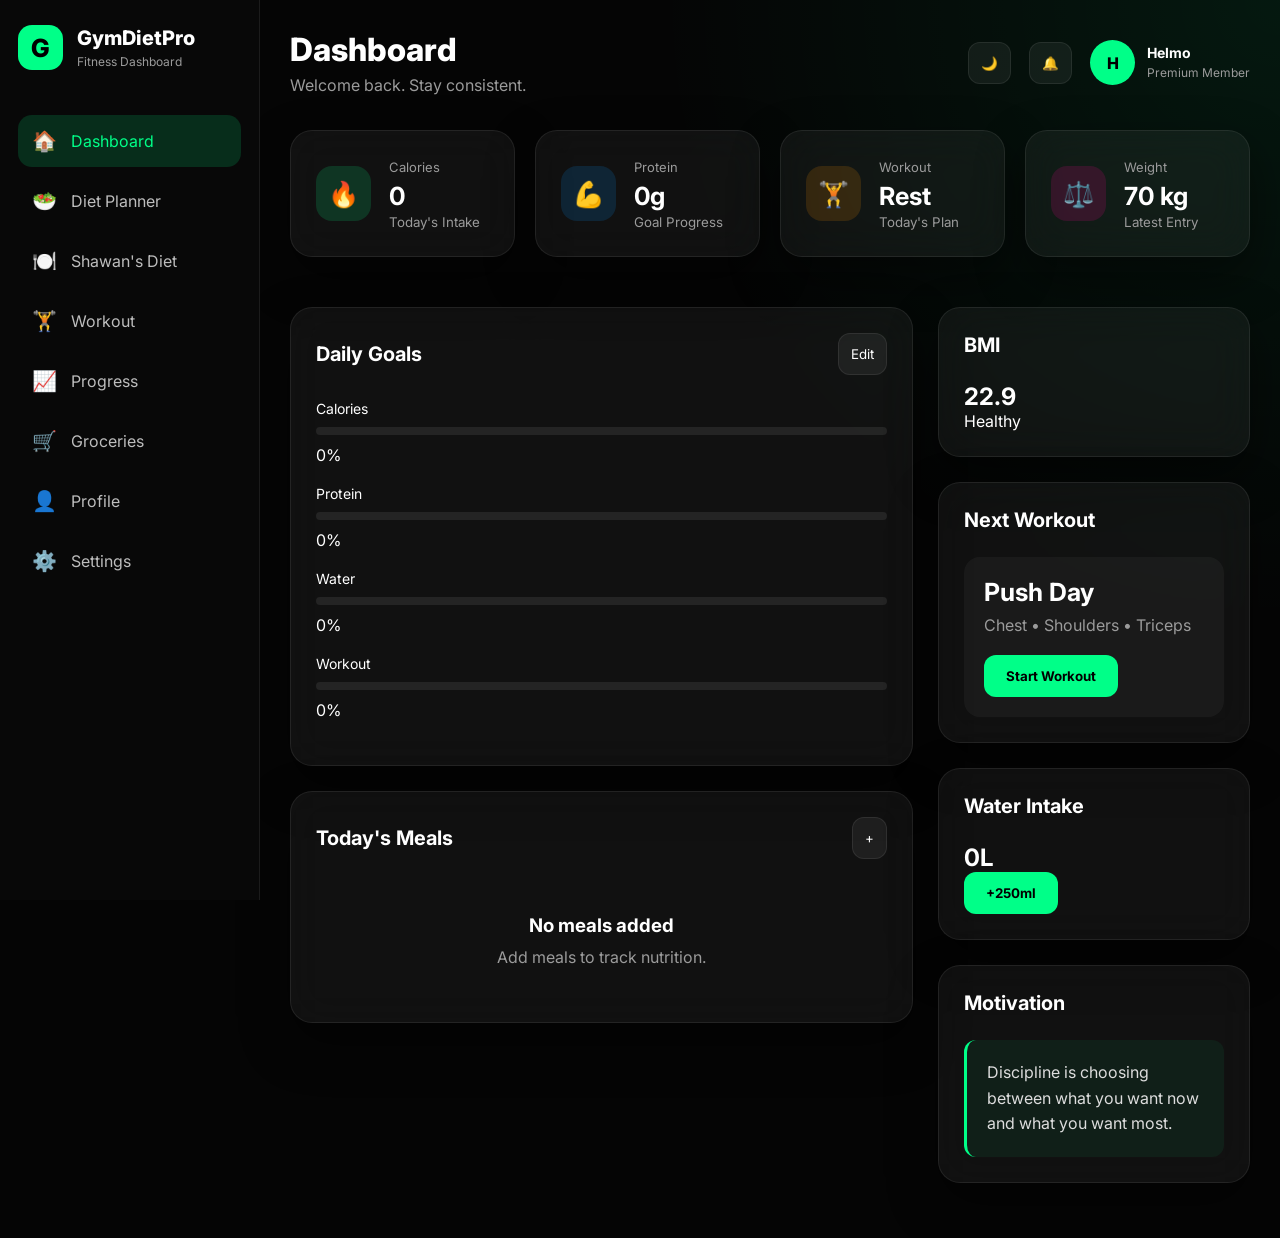
<file: index.html>
<!DOCTYPE html>
<html lang="en">
<head>
    <meta charset="UTF-8" />
    <meta name="viewport" content="width=device-width, initial-scale=1.0" />
    <title>GymDietPro | Dashboard</title>

    <link rel="preconnect" href="https://fonts.googleapis.com">
    <link rel="preconnect" href="https://fonts.gstatic.com" crossorigin>
    <link href="https://fonts.googleapis.com/css2?family=Inter:wght@300;400;500;600;700;800&display=swap" rel="stylesheet">

<link rel="stylesheet" href="./css/style.css">
</head>

<body>
<div id="sidebarOverlay"></div>
<div class="app">

    <!-- ================= SIDEBAR ================= -->

    <aside class="sidebar">

        <div class="logo">
            <div class="logo-icon">G</div>
            <div class="logo-text">
                <h2>GymDietPro</h2>
                <span>Fitness Dashboard</span>
            </div>
        </div>

        <nav class="nav-menu">

            <a href="index.html" class="nav-item active">
                <span class="icon">🏠</span>
                <span>Dashboard</span>
            </a>

            <a href="diet.html" class="nav-item">
                <span class="icon">🥗</span>
                <span>Diet Planner</span>
            </a>
<a href="shawan-diet.html" class="nav-item">
    <span class="icon">🍽️</span>
    <span>Shawan's Diet</span>
</a>

            <a href="workout.html" class="nav-item">
                <span class="icon">🏋️</span>
                <span>Workout</span>
            </a>

            <a href="progress.html" class="nav-item">
                <span class="icon">📈</span>
                <span>Progress</span>
            </a>

            <a href="grocery.html" class="nav-item">
                <span class="icon">🛒</span>
                <span>Groceries</span>
            </a>

            <a href="profile.html" class="nav-item">
                <span class="icon">👤</span>
                <span>Profile</span>
            </a>

            <a href="settings.html" class="nav-item">
                <span class="icon">⚙️</span>
                <span>Settings</span>
            </a>

        </nav>

    </aside>

    <!-- ================= MAIN ================= -->

    <main class="main-content">

        <!-- TOP BAR -->

        <header class="topbar">
<button id="menuToggle" class="mobile-menu-btn">☰</button>
            <div class="topbar-left">
                <h1>Dashboard</h1>
                <p>Welcome back. Stay consistent.</p>
            </div>

            <div class="topbar-right">

                <button class="glass-btn" id="themeBtn">
                    🌙
                </button>

                <button class="glass-btn">
                    🔔
                </button>

                <div class="profile-mini">
                    <div class="avatar">
                        H
                    </div>

                    <div>
                        <h4>Helmo</h4>
                        <span>Premium Member</span>
                    </div>
                </div>

            </div>

        </header>

        <!-- QUICK STATS -->

        <section class="stats-grid">

            <div class="glass-card stat-card">

                <div class="stat-icon emerald">
                    🔥
                </div>

                <div class="stat-content">

                    <span>Calories</span>

                    <h2 id="todayCalories">
                        0
                    </h2>

                    <small>Today's Intake</small>

                </div>

            </div>

            <div class="glass-card stat-card">

                <div class="stat-icon blue">
                    💪
                </div>

                <div class="stat-content">

                    <span>Protein</span>

                    <h2 id="todayProtein">
                        0g
                    </h2>

                    <small>Goal Progress</small>

                </div>

            </div>

            <div class="glass-card stat-card">

                <div class="stat-icon orange">
                    🏋️
                </div>

                <div class="stat-content">

                    <span>Workout</span>

                    <h2 id="workoutStatus">
                        Rest
                    </h2>

                    <small>Today's Plan</small>

                </div>

            </div>

            <div class="glass-card stat-card">

                <div class="stat-icon pink">
                    ⚖️
                </div>

                <div class="stat-content">

                    <span>Weight</span>

                    <h2 id="currentWeight">
                        -- kg
                    </h2>

                    <small>Latest Entry</small>

                </div>

            </div>

        </section>

        <!-- DASHBOARD GRID -->

        <section class="dashboard-grid">

            <!-- LEFT COLUMN -->

            <div class="left-column">

                <!-- DAILY GOALS -->

                <div class="glass-card">

                    <div class="card-header">

                        <h2>Daily Goals</h2>

                        <button class="glass-btn small-btn">
                            Edit
                        </button>

                    </div>

                    <div class="goal-item">

                        <div class="goal-info">
                            Calories
                        </div>

                        <div class="progress-bar">

                            <div class="progress-fill"
                                 id="calorieProgress"
                                 style="width:0%;">

                            </div>

                        </div>

                        <span id="caloriePercent">
                            0%
                        </span>

                    </div>

                    <div class="goal-item">

                        <div class="goal-info">
                            Protein
                        </div>

                        <div class="progress-bar">

                            <div class="progress-fill"
                                 id="proteinProgress"
                                 style="width:0%;">

                            </div>

                        </div>

                        <span id="proteinPercent">
                            0%
                        </span>

                    </div>

                    <div class="goal-item">

                        <div class="goal-info">
                            Water
                        </div>

                        <div class="progress-bar">

                            <div class="progress-fill"
                                 id="waterProgress"
                                 style="width:0%;">

                            </div>

                        </div>

                        <span id="waterPercent">
                            0%
                        </span>

                    </div>

                    <div class="goal-item">

                        <div class="goal-info">
                            Workout
                        </div>

                        <div class="progress-bar">

                            <div class="progress-fill"
                                 id="workoutProgress"
                                 style="width:0%;">

                            </div>

                        </div>

                        <span id="workoutPercent">
                            0%
                        </span>

                    </div>

                </div>

                <!-- TODAY MEALS -->

                <div class="glass-card">

                    <div class="card-header">

                        <h2>Today's Meals</h2>

                        <button class="glass-btn small-btn"
                                id="addMealBtn">
                            +
                        </button>

                    </div>

                    <div id="mealList">

                        <div class="empty-state">

                            <h3>No meals added</h3>

                            <p>Add your first meal from Diet Planner.</p>

                        </div>

                    </div>

                </div>

            </div>

            <!-- RIGHT COLUMN -->

            <div class="right-column">

                <!-- BMI -->

                <div class="glass-card">

                    <div class="card-header">

                        <h2>BMI</h2>

                    </div>

                    <div class="bmi-box">

                        <h1 id="bmiValue">
                            --
                        </h1>

                        <span id="bmiStatus">
                            Unknown
                        </span>

                    </div>

                </div>

                <!-- NEXT WORKOUT -->

                <div class="glass-card">

                    <div class="card-header">

                        <h2>Next Workout</h2>

                    </div>

                    <div class="workout-preview">

                        <h3 id="nextWorkout">
                            Push Day
                        </h3>

                        <p>
                            Chest • Shoulders • Triceps
                        </p>

                        <button class="primary-btn">
                            Start Workout
                        </button>

                    </div>

                </div>

                <!-- WATER -->

                <div class="glass-card">

                    <div class="card-header">

                        <h2>Water Intake</h2>

                    </div>

                    <div class="water-box">

                        <h2 id="waterValue">
                            0L
                        </h2>

                        <button class="primary-btn"
                                id="drinkWater">
                            +250ml
                        </button>

                    </div>

                </div>

                <!-- MOTIVATION -->

                <div class="glass-card">

                    <div class="card-header">

                        <h2>Motivation</h2>

                    </div>

                    <blockquote id="quoteBox">

                        Discipline is choosing between what you want now
                        and what you want most.

                    </blockquote>

                </div>

            </div>

        </section>

    </main>

</div>

<script src="js/app.js"></script>

</body>
</html>
</file>
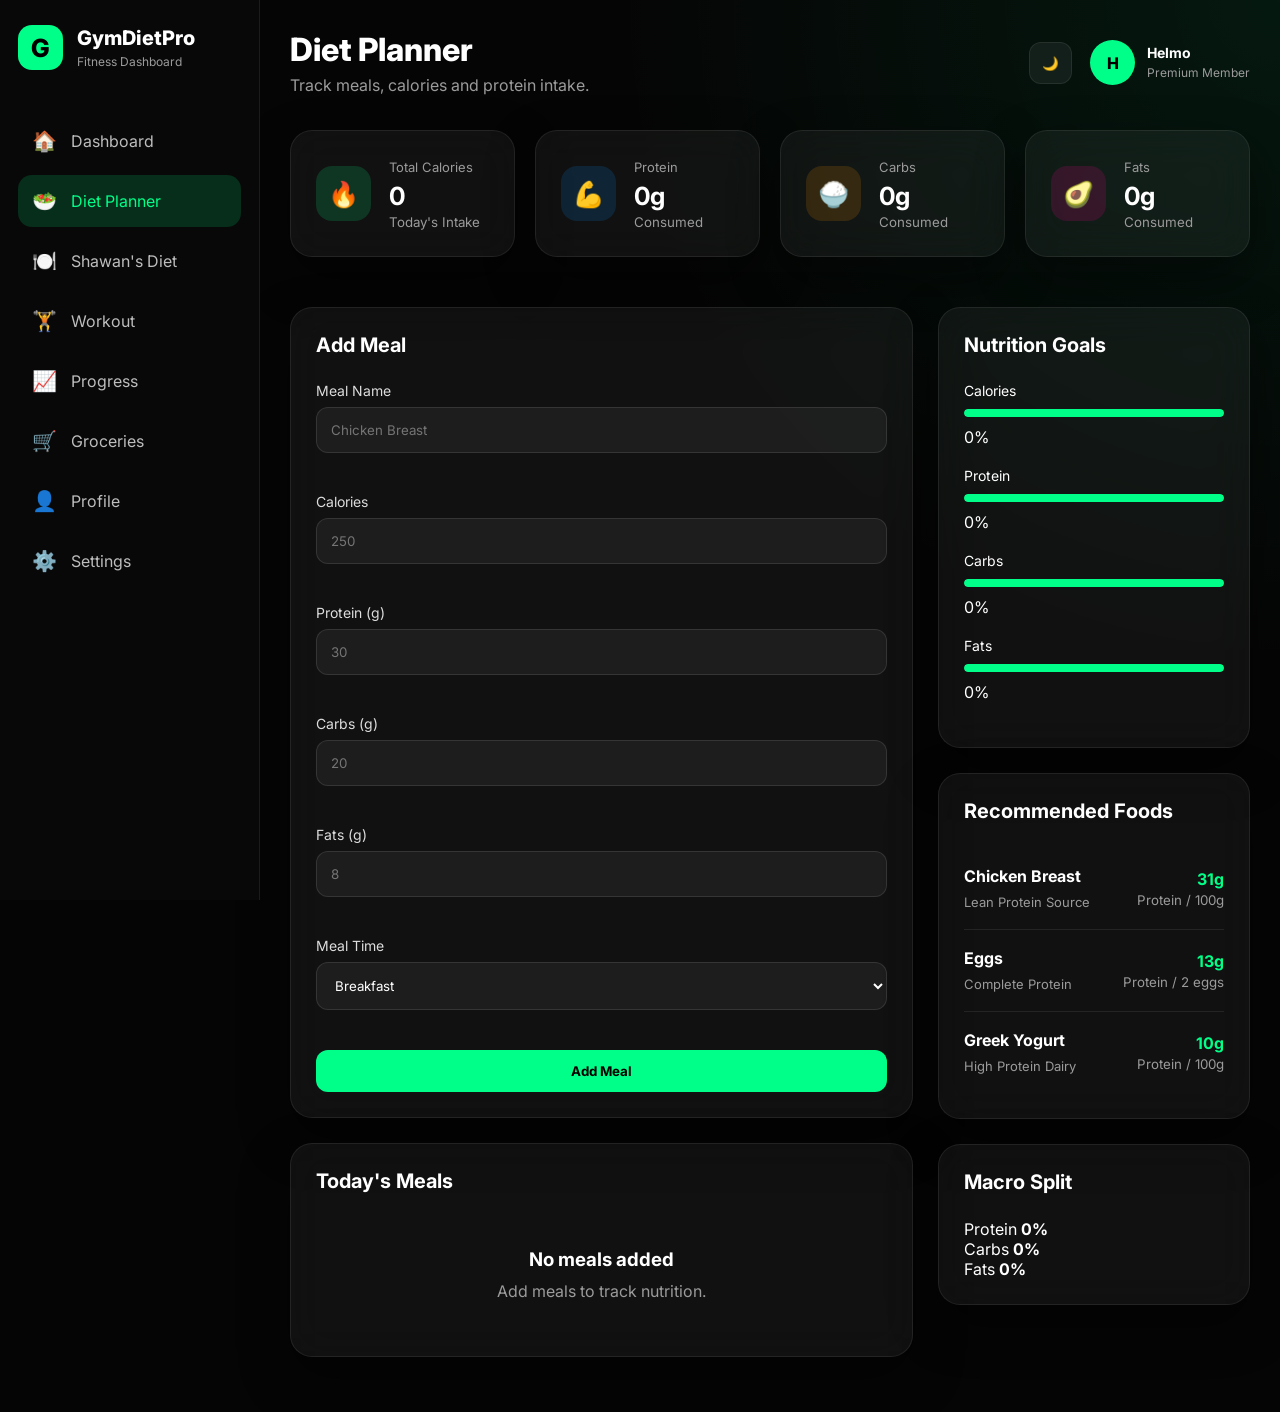
<file: diet.html>
<!DOCTYPE html>
<html lang="en">

<head>

    <meta charset="UTF-8">

    <meta name="viewport" content="width=device-width, initial-scale=1.0">

    <title>GymDietPro | Diet Planner</title>

    <link rel="preconnect" href="https://fonts.googleapis.com">

    <link rel="preconnect" href="https://fonts.gstatic.com" crossorigin>

    <link href="https://fonts.googleapis.com/css2?family=Inter:wght@300;400;500;600;700;800&display=swap" rel="stylesheet">

    <link rel="stylesheet" href="css/style.css">

</head>

<body>
<div id="sidebarOverlay"></div>
<div class="app">

    <!-- ================= SIDEBAR ================= -->

    <aside class="sidebar">

        <div class="logo">

            <div class="logo-icon">
                G
            </div>

            <div class="logo-text">

                <h2>GymDietPro</h2>

                <span>Fitness Dashboard</span>

            </div>

        </div>

        <nav class="nav-menu">

            <a href="index.html" class="nav-item">
                <span class="icon">🏠</span>
                <span>Dashboard</span>
            </a>

            <a href="diet.html" class="nav-item active">
                <span class="icon">🥗</span>
                <span>Diet Planner</span>
            </a>
<a href="shawan-diet.html" class="nav-item">
    <span class="icon">🍽️</span>
    <span>Shawan's Diet</span>
</a>

            <a href="workout.html" class="nav-item">
                <span class="icon">🏋️</span>
                <span>Workout</span>
            </a>

            <a href="progress.html" class="nav-item">
                <span class="icon">📈</span>
                <span>Progress</span>
            </a>

            <a href="grocery.html" class="nav-item">
                <span class="icon">🛒</span>
                <span>Groceries</span>
            </a>

            <a href="profile.html" class="nav-item">
                <span class="icon">👤</span>
                <span>Profile</span>
            </a>

            <a href="settings.html" class="nav-item">
                <span class="icon">⚙️</span>
                <span>Settings</span>
            </a>

        </nav>

    </aside>

    <!-- ================= MAIN ================= -->

    <main class="main-content">

        <header class="topbar">
<button id="menuToggle" class="mobile-menu-btn">☰</button>
            <div class="topbar-left">

                <h1>Diet Planner</h1>

                <p>Track meals, calories and protein intake.</p>

            </div>

            <div class="topbar-right">

                <button class="glass-btn" id="themeBtn">
                    🌙
                </button>

                <div class="profile-mini">

                    <div class="avatar">
                        H
                    </div>

                    <div>

                        <h4>Helmo</h4>

                        <span>Premium Member</span>

                    </div>

                </div>

            </div>

        </header>

        <!-- ================= DAILY SUMMARY ================= -->

        <section class="stats-grid">

            <div class="glass-card stat-card">

                <div class="stat-icon emerald">
                    🔥
                </div>

                <div class="stat-content">

                    <span>Total Calories</span>

                    <h2 id="dietCalories">
                        0
                    </h2>

                    <small>Today's Intake</small>

                </div>

            </div>

            <div class="glass-card stat-card">

                <div class="stat-icon blue">
                    💪
                </div>

                <div class="stat-content">

                    <span>Protein</span>

                    <h2 id="dietProtein">
                        0g
                    </h2>

                    <small>Consumed</small>

                </div>

            </div>

            <div class="glass-card stat-card">

                <div class="stat-icon orange">
                    🍚
                </div>

                <div class="stat-content">

                    <span>Carbs</span>

                    <h2 id="dietCarbs">
                        0g
                    </h2>

                    <small>Consumed</small>

                </div>

            </div>

            <div class="glass-card stat-card">

                <div class="stat-icon pink">
                    🥑
                </div>

                <div class="stat-content">

                    <span>Fats</span>

                    <h2 id="dietFats">
                        0g
                    </h2>

                    <small>Consumed</small>

                </div>

            </div>

        </section>

        <!-- ================= CONTENT ================= -->

        <section class="dashboard-grid">

            <div class="left-column">

                <div class="glass-card">

                    <div class="card-header">

                        <h2>Add Meal</h2>

                    </div>

                    <form id="mealForm">

                        <label>Meal Name</label>

                        <input
                            type="text"
                            id="mealName"
                            placeholder="Chicken Breast"
                            required
                        >

                        <br><br>

                        <label>Calories</label>

                        <input
                            type="number"
                            id="mealCalories"
                            placeholder="250"
                            required
                        >

                        <br><br>

                        <label>Protein (g)</label>

                        <input
                            type="number"
                            id="mealProtein"
                            placeholder="30"
                            required
                        >

                        <br><br>

                        <label>Carbs (g)</label>

                        <input
                            type="number"
                            id="mealCarbs"
                            placeholder="20"
                        >

                        <br><br>

                        <label>Fats (g)</label>

                        <input
                            type="number"
                            id="mealFats"
                            placeholder="8"
                        >
                        <br><br>

                        <label>Meal Time</label>

                        <select id="mealTime">

                            <option value="Breakfast">
                                Breakfast
                            </option>

                            <option value="Lunch">
                                Lunch
                            </option>

                            <option value="Dinner">
                                Dinner
                            </option>

                            <option value="Snack">
                                Snack
                            </option>

                        </select>

                        <br><br>

                        <button
                            type="submit"
                            class="primary-btn">
                            Add Meal
                        </button>

                    </form>

                </div>


                <!-- ================= MEAL HISTORY ================= -->

                <div class="glass-card">

                    <div class="card-header">

                        <h2>Today's Meals</h2>

                    </div>


                    <div id="dietMealList">


                        <div class="empty-state">

                            <h3>No meals yet</h3>

                            <p>
                                Your added meals will appear here.
                            </p>

                        </div>


                    </div>


                </div>


            </div>



            <!-- ================= RIGHT COLUMN ================= -->


            <div class="right-column">


                <div class="glass-card">


                    <div class="card-header">

                        <h2>Nutrition Goals</h2>

                    </div>



                    <div class="goal-item">


                        <div class="goal-info">
                            Calories
                        </div>


                        <div class="progress-bar">


                            <div
                                class="progress-fill"
                                id="dietCaloriesBar">
                            </div>


                        </div>


                        <span id="dietCaloriesPercent">
                            0%
                        </span>


                    </div>




                    <div class="goal-item">


                        <div class="goal-info">
                            Protein
                        </div>


                        <div class="progress-bar">


                            <div
                                class="progress-fill"
                                id="dietProteinBar">
                            </div>


                        </div>


                        <span id="dietProteinPercent">
                            0%
                        </span>


                    </div>




                    <div class="goal-item">


                        <div class="goal-info">
                            Carbs
                        </div>


                        <div class="progress-bar">


                            <div
                                class="progress-fill"
                                id="dietCarbsBar">
                            </div>


                        </div>


                        <span id="dietCarbsPercent">
                            0%
                        </span>


                    </div>




                    <div class="goal-item">


                        <div class="goal-info">
                            Fats
                        </div>


                        <div class="progress-bar">


                            <div
                                class="progress-fill"
                                id="dietFatsBar">
                            </div>


                        </div>


                        <span id="dietFatsPercent">
                            0%
                        </span>


                    </div>



                </div>





                <!-- ================= FOOD SUGGESTIONS ================= -->



                <div class="glass-card">


                    <div class="card-header">

                        <h2>Recommended Foods</h2>

                    </div>



                    <div class="food-list">


                        <div class="meal-item">


                            <div class="meal-left">

                                <h4>
                                    Chicken Breast
                                </h4>

                                <span>
                                    Lean Protein Source
                                </span>

                            </div>


                            <div class="meal-right">

                                <strong>
                                    31g
                                </strong>

                                <small>
                                    Protein / 100g
                                </small>

                            </div>


                        </div>





                        <div class="meal-item">


                            <div class="meal-left">

                                <h4>
                                    Eggs
                                </h4>

                                <span>
                                    Complete Protein
                                </span>

                            </div>


                            <div class="meal-right">

                                <strong>
                                    13g
                                </strong>

                                <small>
                                    Protein / 2 eggs
                                </small>

                            </div>


                        </div>





                        <div class="meal-item">


                            <div class="meal-left">

                                <h4>
                                    Greek Yogurt
                                </h4>

                                <span>
                                    High Protein Dairy
                                </span>

                            </div>


                            <div class="meal-right">

                                <strong>
                                    10g
                                </strong>

                                <small>
                                    Protein / 100g
                                </small>

                            </div>


                        </div>



                    </div>


                </div>





                <!-- ================= MACROS ================= -->



                <div class="glass-card">


                    <div class="card-header">

                        <h2>Macro Split</h2>

                    </div>


                    <div class="macro-box">


                        <div class="macro-item">

                            <span>
                                Protein
                            </span>

                            <strong id="macroProtein">
                                0%
                            </strong>

                        </div>



                        <div class="macro-item">

                            <span>
                                Carbs
                            </span>

                            <strong id="macroCarbs">
                                0%
                            </strong>

                        </div>




                        <div class="macro-item">

                            <span>
                                Fats
                            </span>

                            <strong id="macroFats">
                                0%
                            </strong>

                        </div>


                    </div>


                </div>



            </div>



        </section>



    </main>



</div>



<script src="js/app.js"></script>


</body>

</html>
</file>
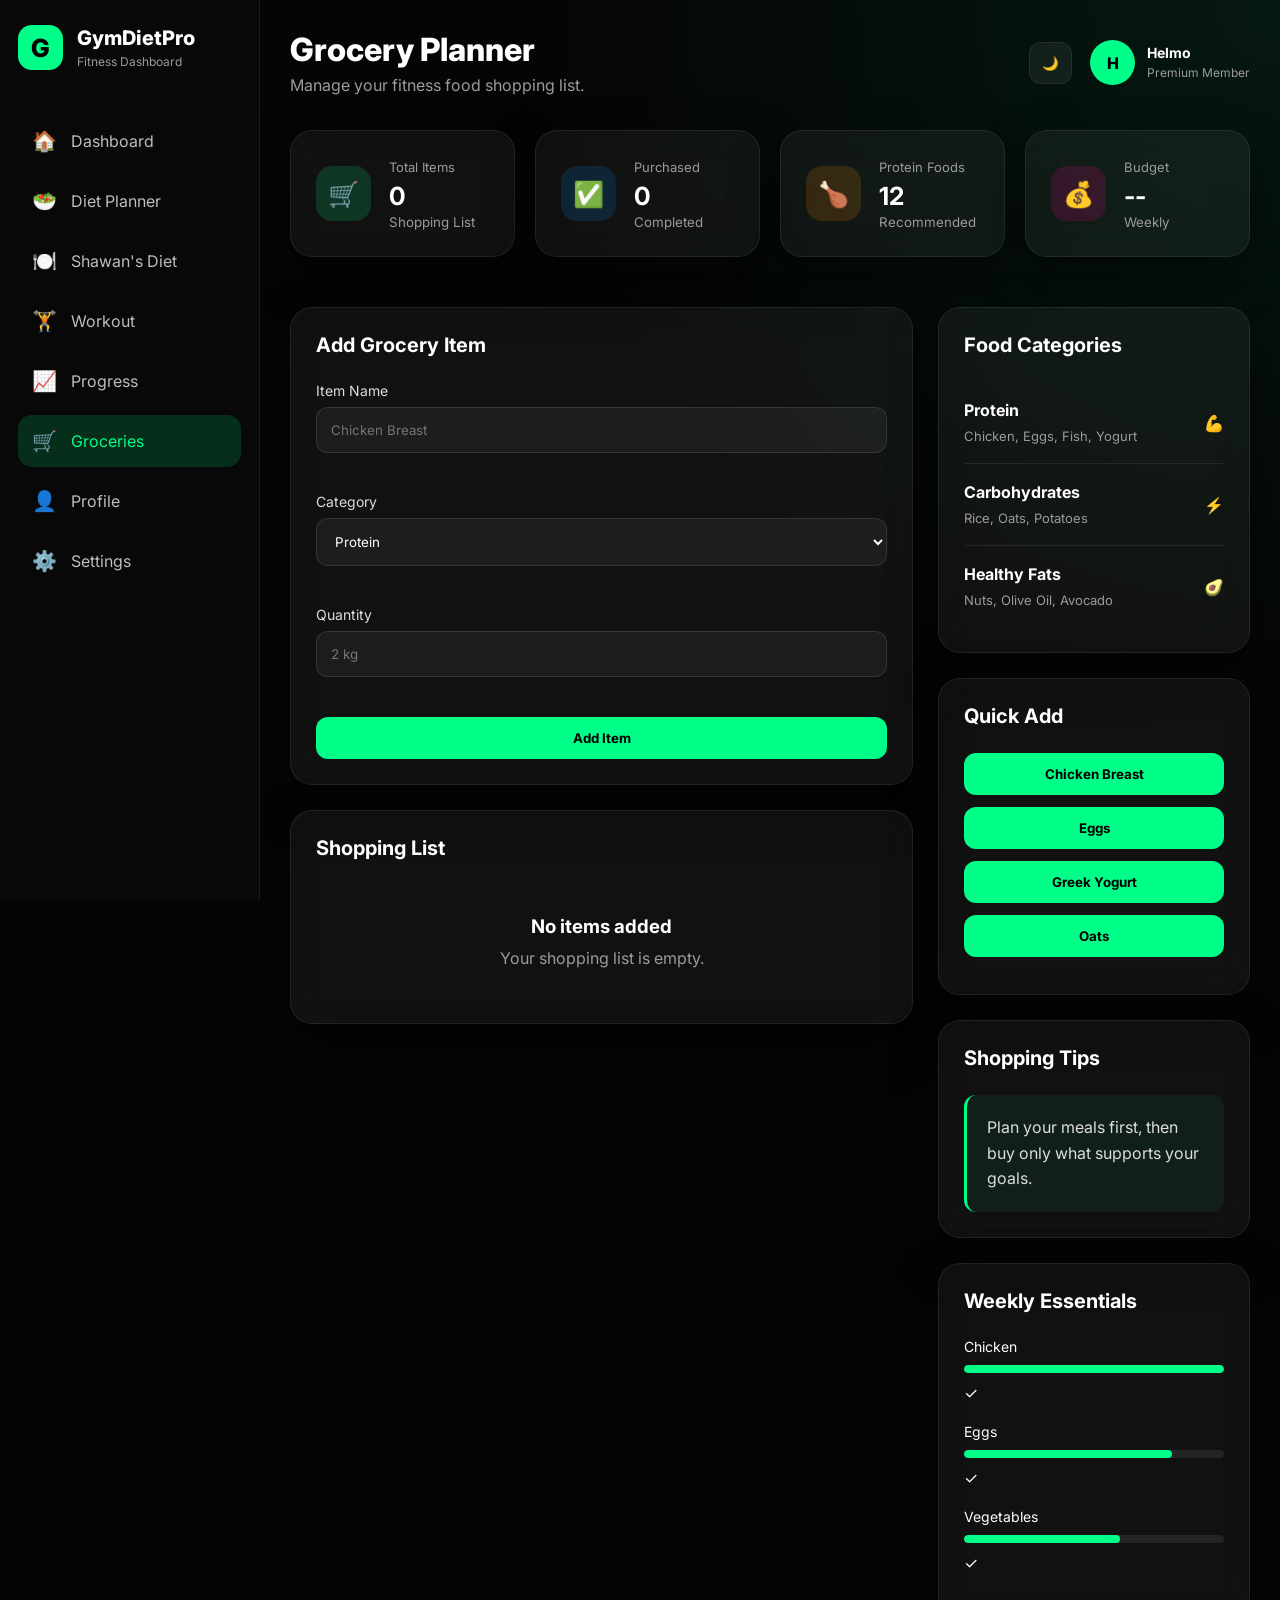
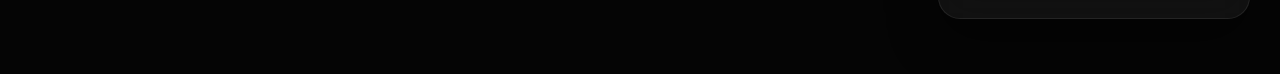
<file: grocery.html>
<!DOCTYPE html>
<html lang="en">

<head>

    <meta charset="UTF-8">

    <meta name="viewport" content="width=device-width, initial-scale=1.0">

    <title>GymDietPro | Grocery</title>


    <link rel="preconnect" href="https://fonts.googleapis.com">

    <link rel="preconnect" href="https://fonts.gstatic.com" crossorigin>

    <link href="https://fonts.googleapis.com/css2?family=Inter:wght@300;400;500;600;700;800&display=swap" rel="stylesheet">


    <link rel="stylesheet" href="css/style.css">

</head>


<body>
<div id="sidebarOverlay"></div>

<div class="app">



    <!-- ================= SIDEBAR ================= -->


    <aside class="sidebar">


        <div class="logo">


            <div class="logo-icon">
                G
            </div>


            <div class="logo-text">


                <h2>
                    GymDietPro
                </h2>


                <span>
                    Fitness Dashboard
                </span>


            </div>


        </div>


        <nav class="nav-menu">

            <a href="index.html" class="nav-item">
                <span class="icon">🏠</span>
                <span>Dashboard</span>
            </a>

            <a href="diet.html" class="nav-item">
                <span class="icon">🥗</span>
                <span>Diet Planner</span>
            </a>
<a href="shawan-diet.html" class="nav-item">
    <span class="icon">🍽️</span>
    <span>Shawan's Diet</span>
</a>

            <a href="workout.html" class="nav-item">
                <span class="icon">🏋️</span>
                <span>Workout</span>
            </a>

            <a href="progress.html" class="nav-item">
                <span class="icon">📈</span>
                <span>Progress</span>
            </a>

            <a href="grocery.html" class="nav-item active">
                <span class="icon">🛒</span>
                <span>Groceries</span>
            </a>

            <a href="profile.html" class="nav-item">
                <span class="icon">👤</span>
                <span>Profile</span>
            </a>

            <a href="settings.html" class="nav-item">
                <span class="icon">⚙️</span>
                <span>Settings</span>
            </a>

        </nav>




    </aside>





    <!-- ================= MAIN ================= -->



    <main class="main-content">



        <header class="topbar">

<button id="menuToggle" class="mobile-menu-btn">☰</button>

            <div class="topbar-left">


                <h1>
                    Grocery Planner
                </h1>


                <p>
                    Manage your fitness food shopping list.
                </p>


            </div>





            <div class="topbar-right">


                <button class="glass-btn" id="themeBtn">

                    🌙

                </button>





                <div class="profile-mini">


                    <div class="avatar">

                        H

                    </div>



                    <div>


                        <h4>
                            Helmo
                        </h4>


                        <span>
                            Premium Member
                        </span>


                    </div>



                </div>




            </div>




        </header>





        <!-- ================= GROCERY STATS ================= -->



        <section class="stats-grid">



            <div class="glass-card stat-card">


                <div class="stat-icon emerald">

                    🛒

                </div>



                <div class="stat-content">


                    <span>
                        Total Items
                    </span>


                    <h2 id="totalItems">
                        0
                    </h2>


                    <small>
                        Shopping List
                    </small>


                </div>



            </div>





            <div class="glass-card stat-card">


                <div class="stat-icon blue">

                    ✅

                </div>



                <div class="stat-content">


                    <span>
                        Purchased
                    </span>


                    <h2 id="completedItems">
                        0
                    </h2>


                    <small>
                        Completed
                    </small>


                </div>



            </div>





            <div class="glass-card stat-card">


                <div class="stat-icon orange">

                    🍗

                </div>



                <div class="stat-content">


                    <span>
                        Protein Foods
                    </span>


                    <h2>
                        12
                    </h2>


                    <small>
                        Recommended
                    </small>


                </div>



            </div>





            <div class="glass-card stat-card">


                <div class="stat-icon pink">

                    💰

                </div>



                <div class="stat-content">


                    <span>
                        Budget
                    </span>


                    <h2>
                        --
                    </h2>


                    <small>
                        Weekly
                    </small>


                </div>



            </div>




        </section>





        <!-- ================= CONTENT ================= -->



        <section class="dashboard-grid">



            <div class="left-column">




                <div class="glass-card">



                    <div class="card-header">


                        <h2>
                            Add Grocery Item
                        </h2>


                    </div>




                    <form id="groceryForm">



                        <label>
                            Item Name
                        </label>




                        <input
                            type="text"
                            id="groceryName"
                            placeholder="Chicken Breast"
                            required
                        >




                        <br><br>




                        <label>
                            Category
                        </label>



                        <select id="groceryCategory">



                            <option>
                                Protein
                            </option>


                            <option>
                                Carbs
                            </option>


                            <option>
                                Fruits
                            </option>


                            <option>
                                Vegetables
                            </option>


                            <option>
                                Dairy
                            </option>


                            <option>
                                Supplements
                            </option>


                        </select>




                        <br><br>




                        <label>
                            Quantity
                        </label>



                        <input
                            type="text"
                            id="groceryQuantity"
                            placeholder="2 kg"
                        >




                        <br><br>




                        <button
                            type="submit"
                            class="primary-btn">

                            Add Item

                        </button>



                    </form>




                </div>
                <div class="glass-card">


                    <div class="card-header">


                        <h2>
                            Shopping List
                        </h2>


                    </div>




                    <div id="groceryList">



                        <div class="empty-state">


                            <h3>
                                No items added
                            </h3>


                            <p>
                                Add groceries for your fitness diet.
                            </p>



                        </div>



                    </div>




                </div>





            </div>





            <!-- ================= RIGHT COLUMN ================= -->



            <div class="right-column">





                <div class="glass-card">


                    <div class="card-header">


                        <h2>
                            Food Categories
                        </h2>


                    </div>





                    <div class="meal-item">


                        <div class="meal-left">


                            <h4>
                                Protein
                            </h4>


                            <span>
                                Chicken, Eggs, Fish, Yogurt
                            </span>


                        </div>



                        <div class="meal-right">


                            <strong>
                                💪
                            </strong>


                        </div>



                    </div>





                    <div class="meal-item">


                        <div class="meal-left">


                            <h4>
                                Carbohydrates
                            </h4>


                            <span>
                                Rice, Oats, Potatoes
                            </span>


                        </div>



                        <div class="meal-right">


                            <strong>
                                ⚡
                            </strong>


                        </div>



                    </div>





                    <div class="meal-item">


                        <div class="meal-left">


                            <h4>
                                Healthy Fats
                            </h4>


                            <span>
                                Nuts, Olive Oil, Avocado
                            </span>


                        </div>



                        <div class="meal-right">


                            <strong>
                                🥑
                            </strong>


                        </div>



                    </div>




                </div>





                <!-- ================= QUICK ITEMS ================= -->



                <div class="glass-card">



                    <div class="card-header">


                        <h2>
                            Quick Add
                        </h2>


                    </div>





                    <button class="primary-btn quick-food">
                        Chicken Breast
                    </button>


                    <button class="primary-btn quick-food">
                        Eggs
                    </button>


                    <button class="primary-btn quick-food">
                        Greek Yogurt
                    </button>


                    <button class="primary-btn quick-food">
                        Oats
                    </button>



                </div>





                <!-- ================= SHOPPING TIPS ================= -->



                <div class="glass-card">



                    <div class="card-header">


                        <h2>
                            Shopping Tips
                        </h2>


                    </div>




                    <blockquote>


                        Plan your meals first,
                        then buy only what supports your goals.



                    </blockquote>




                </div>





                <!-- ================= CHECKLIST ================= -->



                <div class="glass-card">


                    <div class="card-header">


                        <h2>
                            Weekly Essentials
                        </h2>


                    </div>





                    <div class="goal-item">


                        <div class="goal-info">
                            Chicken
                        </div>



                        <div class="progress-bar">


                            <div
                                class="progress-fill"
                                style="width:100%">
                            </div>


                        </div>



                        <span>
                            ✓
                        </span>



                    </div>





                    <div class="goal-item">


                        <div class="goal-info">
                            Eggs
                        </div>



                        <div class="progress-bar">


                            <div
                                class="progress-fill"
                                style="width:80%">
                            </div>


                        </div>



                        <span>
                            ✓
                        </span>



                    </div>





                    <div class="goal-item">


                        <div class="goal-info">
                            Vegetables
                        </div>



                        <div class="progress-bar">


                            <div
                                class="progress-fill"
                                style="width:60%">
                            </div>


                        </div>



                        <span>
                            ✓
                        </span>



                    </div>




                </div>





            </div>





        </section>





    </main>





</div>





<script src="js/app.js"></script>



</body>

</html>
</file>
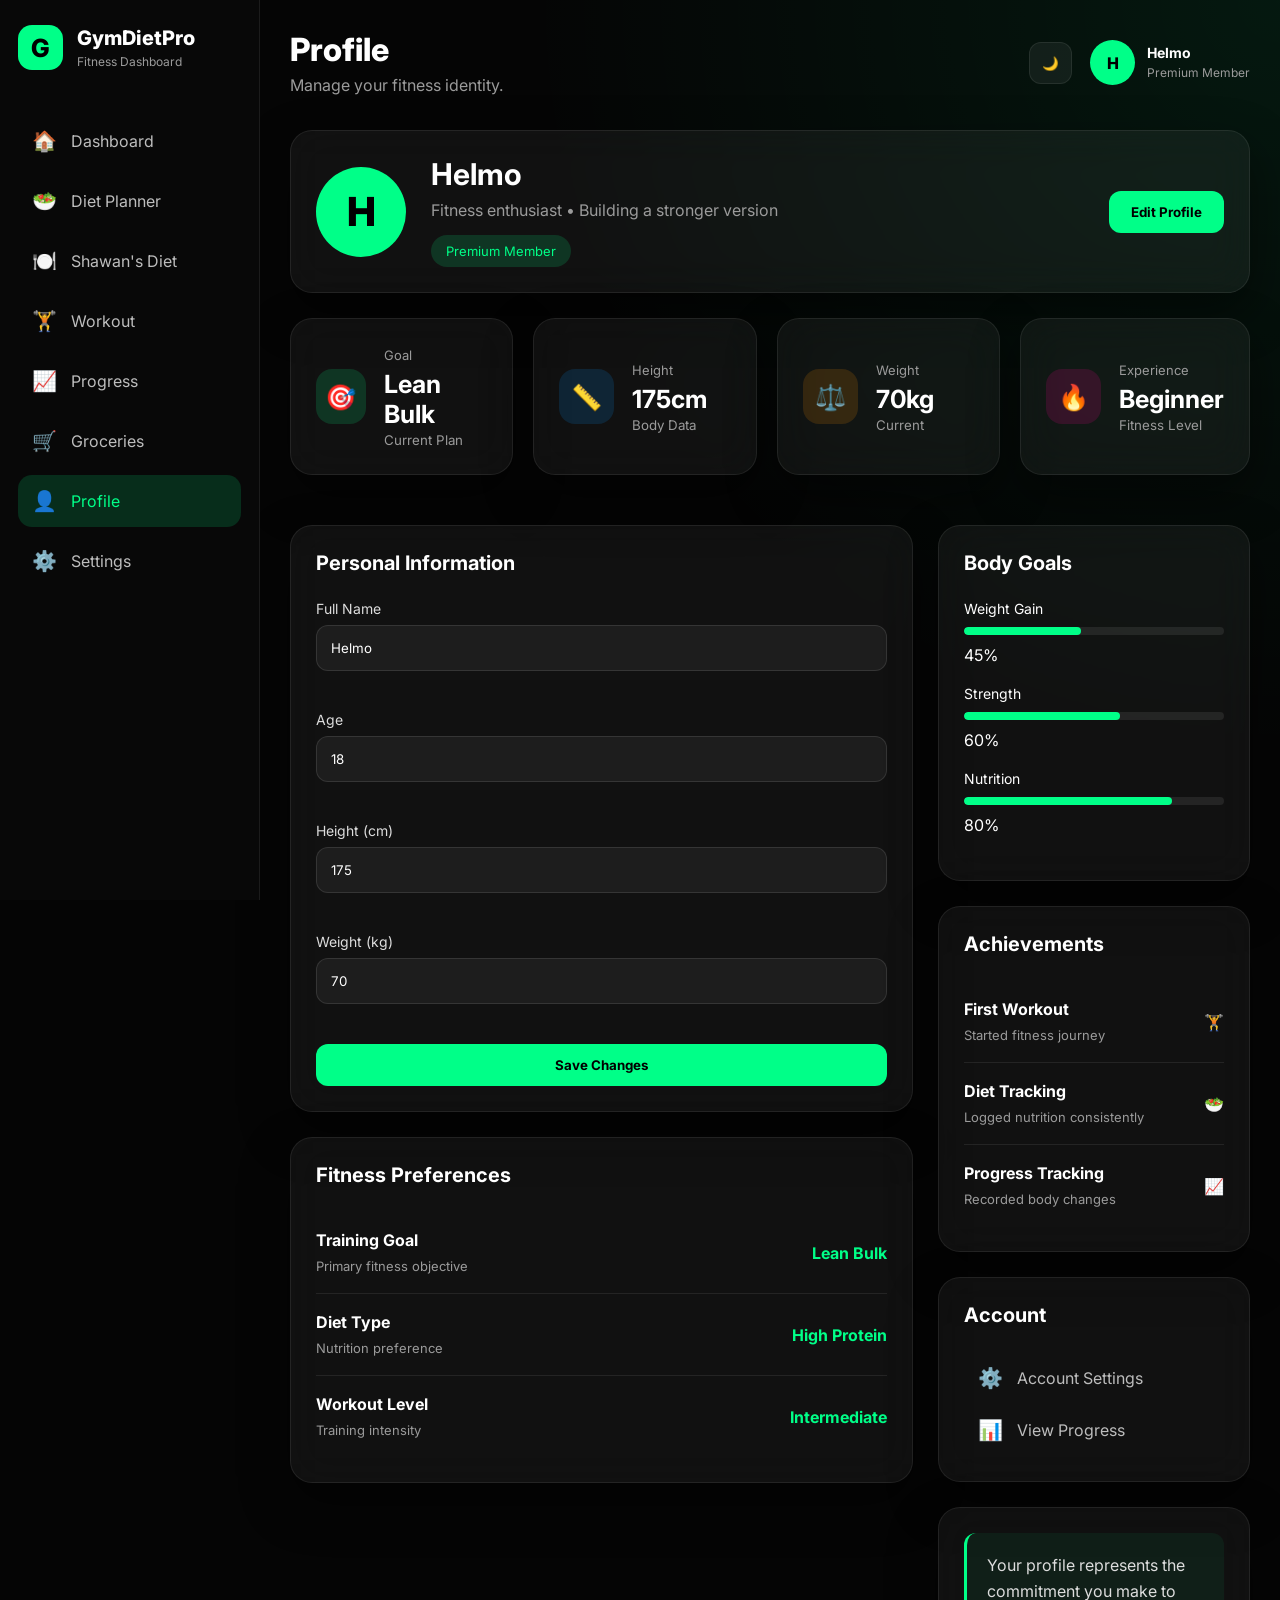
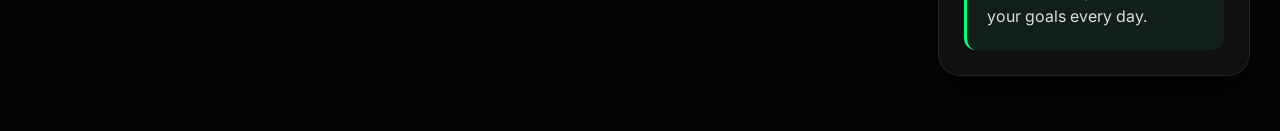
<file: profile.html>
<!DOCTYPE html>
<html lang="en">

<head>

    <meta charset="UTF-8">

    <meta name="viewport" content="width=device-width, initial-scale=1.0">

    <title>GymDietPro | Profile</title>


    <link rel="preconnect" href="https://fonts.googleapis.com">

    <link rel="preconnect" href="https://fonts.gstatic.com" crossorigin>

    <link href="https://fonts.googleapis.com/css2?family=Inter:wght@300;400;500;600;700;800&display=swap" rel="stylesheet">


    <link rel="stylesheet" href="css/style.css">

</head>


<body>

<div id="sidebarOverlay"></div>
<div class="app">



    <!-- ================= SIDEBAR ================= -->


    <aside class="sidebar">


        <div class="logo">


            <div class="logo-icon">
                G
            </div>


            <div class="logo-text">


                <h2>
                    GymDietPro
                </h2>


                <span>
                    Fitness Dashboard
                </span>


            </div>


        </div>





        <nav class="nav-menu">



            <a href="index.html" class="nav-item">


                <span class="icon">
                    🏠
                </span>


                <span>
                    Dashboard
                </span>


            </a>





            <a href="diet.html" class="nav-item">


                <span class="icon">
                    🥗
                </span>


                <span>
                    Diet Planner
                </span>


            </a>

<a href="shawan-diet.html" class="nav-item">
    <span class="icon">🍽️</span>
    <span>Shawan's Diet</span>
</a>



            <a href="workout.html" class="nav-item">


                <span class="icon">
                    🏋️
                </span>


                <span>
                    Workout
                </span>


            </a>





            <a href="progress.html" class="nav-item">


                <span class="icon">
                    📈
                </span>


                <span>
                    Progress
                </span>


            </a>





            <a href="grocery.html" class="nav-item">


                <span class="icon">
                    🛒
                </span>


                <span>
                    Groceries
                </span>


            </a>





            <a href="profile.html" class="nav-item active">


                <span class="icon">
                    👤
                </span>


                <span>
                    Profile
                </span>


            </a>





            <a href="settings.html" class="nav-item">


                <span class="icon">
                    ⚙️
                </span>


                <span>
                    Settings
                </span>


            </a>



        </nav>




    </aside>





    <!-- ================= MAIN ================= -->



    <main class="main-content">



        <header class="topbar">

<button id="menuToggle" class="mobile-menu-btn">☰</button>

            <div class="topbar-left">


                <h1>
                    Profile
                </h1>


                <p>
                    Manage your fitness identity.
                </p>


            </div>





            <div class="topbar-right">


                <button class="glass-btn" id="themeBtn">

                    🌙

                </button>





                <div class="profile-mini">


                    <div class="avatar">

                        H

                    </div>



                    <div>


                        <h4>
                            Helmo
                        </h4>


                        <span>
                            Premium Member
                        </span>


                    </div>



                </div>




            </div>




        </header>





        <!-- ================= PROFILE HEADER ================= -->



        <section class="glass-card profile-header">



            <div class="profile-main">



                <div class="large-avatar">

                    H

                </div>




                <div class="profile-info">


                    <h1>
                        Helmo
                    </h1>


                    <p>
                        Fitness enthusiast • Building a stronger version
                    </p>


                    <span class="badge">
                        Premium Member
                    </span>


                </div>



            </div>





            <button class="primary-btn">

                Edit Profile

            </button>



        </section>





        <!-- ================= PROFILE STATS ================= -->



        <section class="stats-grid">



            <div class="glass-card stat-card">


                <div class="stat-icon emerald">

                    🎯

                </div>



                <div class="stat-content">


                    <span>
                        Goal
                    </span>


                    <h2>
                        Lean Bulk
                    </h2>


                    <small>
                        Current Plan
                    </small>


                </div>



            </div>





            <div class="glass-card stat-card">


                <div class="stat-icon blue">

                    📏

                </div>



                <div class="stat-content">


                    <span>
                        Height
                    </span>


                    <h2>
                        175cm
                    </h2>


                    <small>
                        Body Data
                    </small>


                </div>



            </div>





            <div class="glass-card stat-card">


                <div class="stat-icon orange">

                    ⚖️

                </div>



                <div class="stat-content">


                    <span>
                        Weight
                    </span>


                    <h2>
                        70kg
                    </h2>


                    <small>
                        Current
                    </small>


                </div>



            </div>





            <div class="glass-card stat-card">


                <div class="stat-icon pink">

                    🔥

                </div>



                <div class="stat-content">


                    <span>
                        Experience
                    </span>


                    <h2>
                        Beginner
                    </h2>


                    <small>
                        Fitness Level
                    </small>


                </div>



            </div>




        </section>





        <!-- ================= CONTENT ================= -->



        <section class="dashboard-grid">



            <div class="left-column">




                <div class="glass-card">


                    <div class="card-header">


                        <h2>
                            Personal Information
                        </h2>


                    </div>




                    <form id="profileForm">



                        <label>
                            Full Name
                        </label>


                        <input
                            type="text"
                            id="profileName"
                            value="Helmo"
                        >



                        <br><br>




                        <label>
                            Age
                        </label>


                        <input
                            type="number"
                            id="profileAge"
                            value="18"
                        >



                        <br><br>




                        <label>
                            Height (cm)
                        </label>


                        <input
                            type="number"
                            id="profileHeight"
                            value="175"
                        >



                        <br><br>




                        <label>
                            Weight (kg)
                        </label>


                        <input
                            type="number"
                            id="profileWeight"
                            value="70"
                        >



                        <br><br>




                        <button
                            type="submit"
                            class="primary-btn">

                            Save Changes

                        </button>



                    </form>




                </div>
                <div class="glass-card">


                    <div class="card-header">


                        <h2>
                            Fitness Preferences
                        </h2>


                    </div>




                    <div class="meal-item">


                        <div class="meal-left">


                            <h4>
                                Training Goal
                            </h4>


                            <span>
                                Primary fitness objective
                            </span>


                        </div>



                        <div class="meal-right">


                            <strong>
                                Lean Bulk
                            </strong>


                        </div>



                    </div>





                    <div class="meal-item">


                        <div class="meal-left">


                            <h4>
                                Diet Type
                            </h4>


                            <span>
                                Nutrition preference
                            </span>


                        </div>



                        <div class="meal-right">


                            <strong>
                                High Protein
                            </strong>


                        </div>



                    </div>





                    <div class="meal-item">


                        <div class="meal-left">


                            <h4>
                                Workout Level
                            </h4>


                            <span>
                                Training intensity
                            </span>


                        </div>



                        <div class="meal-right">


                            <strong>
                                Intermediate
                            </strong>


                        </div>



                    </div>




                </div>





            </div>





            <!-- ================= RIGHT COLUMN ================= -->



            <div class="right-column">





                <div class="glass-card">


                    <div class="card-header">


                        <h2>
                            Body Goals
                        </h2>


                    </div>





                    <div class="goal-item">


                        <div class="goal-info">
                            Weight Gain
                        </div>


                        <div class="progress-bar">


                            <div
                                class="progress-fill"
                                style="width:45%">
                            </div>


                        </div>


                        <span>
                            45%
                        </span>



                    </div>





                    <div class="goal-item">


                        <div class="goal-info">
                            Strength
                        </div>


                        <div class="progress-bar">


                            <div
                                class="progress-fill"
                                style="width:60%">
                            </div>


                        </div>


                        <span>
                            60%
                        </span>



                    </div>





                    <div class="goal-item">


                        <div class="goal-info">
                            Nutrition
                        </div>


                        <div class="progress-bar">


                            <div
                                class="progress-fill"
                                style="width:80%">
                            </div>


                        </div>


                        <span>
                            80%
                        </span>



                    </div>




                </div>





                <div class="glass-card">


                    <div class="card-header">


                        <h2>
                            Achievements
                        </h2>


                    </div>





                    <div class="meal-item">


                        <div class="meal-left">


                            <h4>
                                First Workout
                            </h4>


                            <span>
                                Started fitness journey
                            </span>


                        </div>



                        <div class="meal-right">


                            <strong>
                                🏋️
                            </strong>


                        </div>



                    </div>





                    <div class="meal-item">


                        <div class="meal-left">


                            <h4>
                                Diet Tracking
                            </h4>


                            <span>
                                Logged nutrition consistently
                            </span>


                        </div>



                        <div class="meal-right">


                            <strong>
                                🥗
                            </strong>


                        </div>



                    </div>





                    <div class="meal-item">


                        <div class="meal-left">


                            <h4>
                                Progress Tracking
                            </h4>


                            <span>
                                Recorded body changes
                            </span>


                        </div>



                        <div class="meal-right">


                            <strong>
                                📈
                            </strong>


                        </div>



                    </div>




                </div>





                <div class="glass-card">


                    <div class="card-header">


                        <h2>
                            Account
                        </h2>


                    </div>




                    <a href="settings.html" class="nav-item">


                        <span class="icon">
                            ⚙️
                        </span>


                        <span>
                            Account Settings
                        </span>


                    </a>




                    <a href="progress.html" class="nav-item">


                        <span class="icon">
                            📊
                        </span>


                        <span>
                            View Progress
                        </span>


                    </a>




                </div>





                <div class="glass-card">


                    <blockquote>


                        Your profile represents the commitment
                        you make to your goals every day.



                    </blockquote>



                </div>





            </div>





        </section>





    </main>





</div>





<script src="js/app.js"></script>



</body>

</html>
</file>
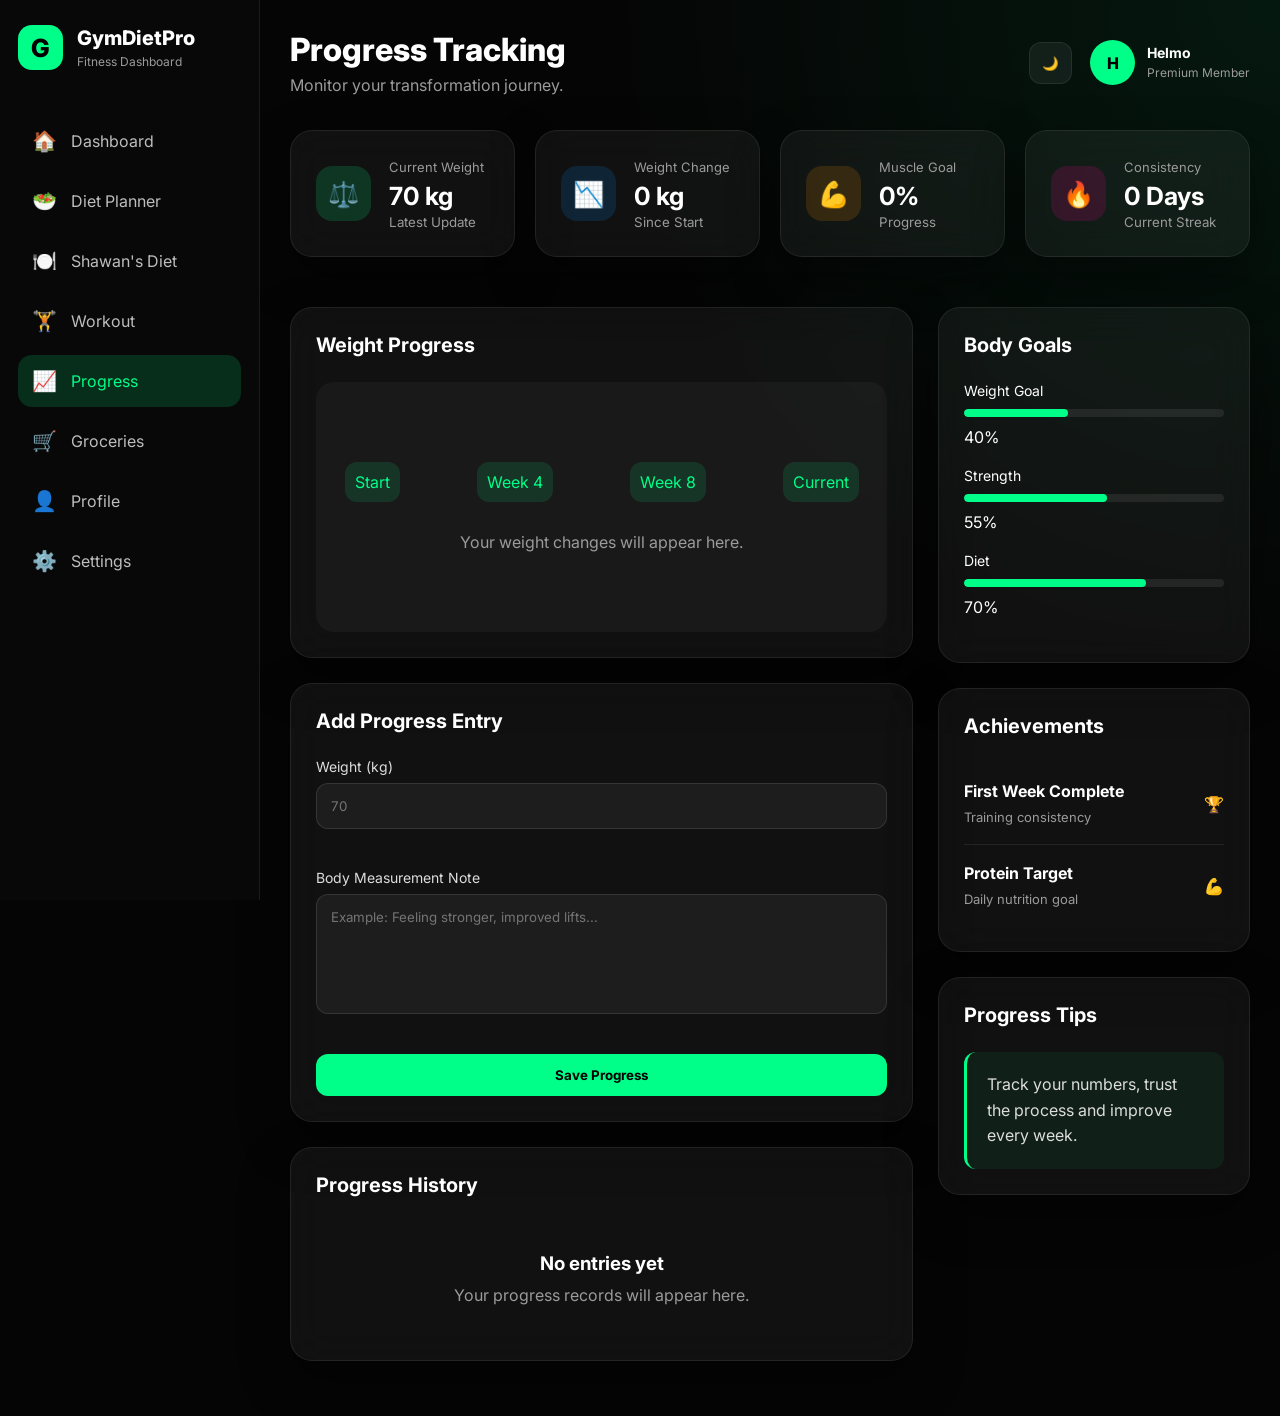
<file: progress.html>
<!DOCTYPE html>
<html lang="en">

<head>

    <meta charset="UTF-8">

    <meta name="viewport" content="width=device-width, initial-scale=1.0">

    <title>GymDietPro | Progress</title>


    <link rel="preconnect" href="https://fonts.googleapis.com">

    <link rel="preconnect" href="https://fonts.gstatic.com" crossorigin>

    <link href="https://fonts.googleapis.com/css2?family=Inter:wght@300;400;500;600;700;800&display=swap" rel="stylesheet">


    <link rel="stylesheet" href="css/style.css">

</head>


<body>
<div id="sidebarOverlay"></div>

<div class="app">



    <!-- ================= SIDEBAR ================= -->


    <aside class="sidebar">


        <div class="logo">


            <div class="logo-icon">
                G
            </div>


            <div class="logo-text">


                <h2>
                    GymDietPro
                </h2>


                <span>
                    Fitness Dashboard
                </span>


            </div>


        </div>





        <nav class="nav-menu">



            <a href="index.html" class="nav-item">


                <span class="icon">
                    🏠
                </span>


                <span>
                    Dashboard
                </span>


            </a>



            <a href="diet.html" class="nav-item">


                <span class="icon">
                    🥗
                </span>


                <span>
                    Diet Planner
                </span>


            </a>

<a href="shawan-diet.html" class="nav-item">
    <span class="icon">🍽️</span>
    <span>Shawan's Diet</span>
</a>



            <a href="workout.html" class="nav-item">


                <span class="icon">
                    🏋️
                </span>


                <span>
                    Workout
                </span>


            </a>





            <a href="progress.html" class="nav-item active">


                <span class="icon">
                    📈
                </span>


                <span>
                    Progress
                </span>


            </a>





            <a href="grocery.html" class="nav-item">


                <span class="icon">
                    🛒
                </span>


                <span>
                    Groceries
                </span>


            </a>





            <a href="profile.html" class="nav-item">


                <span class="icon">
                    👤
                </span>


                <span>
                    Profile
                </span>


            </a>





            <a href="settings.html" class="nav-item">


                <span class="icon">
                    ⚙️
                </span>


                <span>
                    Settings
                </span>


            </a>



        </nav>




    </aside>





    <!-- ================= MAIN ================= -->



    <main class="main-content">



        <header class="topbar">

<button id="menuToggle" class="mobile-menu-btn">☰</button>

            <div class="topbar-left">


                <h1>
                    Progress Tracking
                </h1>


                <p>
                    Monitor your transformation journey.
                </p>


            </div>





            <div class="topbar-right">


                <button class="glass-btn" id="themeBtn">

                    🌙

                </button>





                <div class="profile-mini">


                    <div class="avatar">

                        H

                    </div>



                    <div>


                        <h4>
                            Helmo
                        </h4>


                        <span>
                            Premium Member
                        </span>


                    </div>



                </div>




            </div>




        </header>





        <!-- ================= PROGRESS STATS ================= -->



        <section class="stats-grid">



            <div class="glass-card stat-card">


                <div class="stat-icon emerald">

                    ⚖️

                </div>



                <div class="stat-content">


                    <span>
                        Current Weight
                    </span>


                    <h2 id="progressWeight">
                        70 kg
                    </h2>


                    <small>
                        Latest Update
                    </small>


                </div>



            </div>





            <div class="glass-card stat-card">


                <div class="stat-icon blue">

                    📉

                </div>



                <div class="stat-content">


                    <span>
                        Weight Change
                    </span>


                    <h2>
                        0 kg
                    </h2>


                    <small>
                        Since Start
                    </small>


                </div>



            </div>





            <div class="glass-card stat-card">


                <div class="stat-icon orange">

                    💪

                </div>



                <div class="stat-content">


                    <span>
                        Muscle Goal
                    </span>


                    <h2>
                        0%
                    </h2>


                    <small>
                        Progress
                    </small>


                </div>



            </div>





            <div class="glass-card stat-card">


                <div class="stat-icon pink">

                    🔥

                </div>



                <div class="stat-content">


                    <span>
                        Consistency
                    </span>


                    <h2>
                        0 Days
                    </h2>


                    <small>
                        Current Streak
                    </small>


                </div>



            </div>




        </section>





        <!-- ================= MAIN CONTENT ================= -->



        <section class="dashboard-grid">



            <div class="left-column">




                <div class="glass-card">



                    <div class="card-header">


                        <h2>
                            Weight Progress
                        </h2>


                    </div>




                    <div class="chart-placeholder">



                        <div class="chart-line">


                            <span>
                                Start
                            </span>


                            <span>
                                Week 4
                            </span>


                            <span>
                                Week 8
                            </span>


                            <span>
                                Current
                            </span>



                        </div>




                        <p>
                            Your weight changes will appear here.
                        </p>



                    </div>




                </div>
                <div class="glass-card">


                    <div class="card-header">


                        <h2>
                            Add Progress Entry
                        </h2>


                    </div>




                    <form id="progressForm">



                        <label>
                            Weight (kg)
                        </label>



                        <input
                            type="number"
                            id="weightEntry"
                            placeholder="70"
                            required
                        >




                        <br><br>




                        <label>
                            Body Measurement Note
                        </label>




                        <textarea
                            id="progressNote"
                            placeholder="Example: Feeling stronger, improved lifts..."
                        ></textarea>




                        <br><br>




                        <button
                            type="submit"
                            class="primary-btn">

                            Save Progress

                        </button>




                    </form>



                </div>





                <div class="glass-card">



                    <div class="card-header">


                        <h2>
                            Progress History
                        </h2>


                    </div>





                    <div id="progressHistory">



                        <div class="empty-state">


                            <h3>
                                No entries yet
                            </h3>


                            <p>
                                Your progress records will appear here.
                            </p>



                        </div>



                    </div>



                </div>





            </div>





            <!-- ================= RIGHT COLUMN ================= -->



            <div class="right-column">





                <div class="glass-card">


                    <div class="card-header">


                        <h2>
                            Body Goals
                        </h2>


                    </div>





                    <div class="goal-item">


                        <div class="goal-info">
                            Weight Goal
                        </div>



                        <div class="progress-bar">


                            <div
                                class="progress-fill"
                                style="width:40%">
                            </div>


                        </div>



                        <span>
                            40%
                        </span>



                    </div>





                    <div class="goal-item">


                        <div class="goal-info">
                            Strength
                        </div>



                        <div class="progress-bar">


                            <div
                                class="progress-fill"
                                style="width:55%">
                            </div>


                        </div>



                        <span>
                            55%
                        </span>



                    </div>





                    <div class="goal-item">


                        <div class="goal-info">
                            Diet
                        </div>



                        <div class="progress-bar">


                            <div
                                class="progress-fill"
                                style="width:70%">
                            </div>


                        </div>



                        <span>
                            70%
                        </span>



                    </div>





                </div>





                <div class="glass-card">


                    <div class="card-header">


                        <h2>
                            Achievements
                        </h2>


                    </div>





                    <div class="meal-item">


                        <div class="meal-left">


                            <h4>
                                First Week Complete
                            </h4>


                            <span>
                                Training consistency
                            </span>


                        </div>



                        <div class="meal-right">


                            <strong>
                                🏆
                            </strong>


                        </div>



                    </div>





                    <div class="meal-item">


                        <div class="meal-left">


                            <h4>
                                Protein Target
                            </h4>


                            <span>
                                Daily nutrition goal
                            </span>


                        </div>



                        <div class="meal-right">


                            <strong>
                                💪
                            </strong>


                        </div>



                    </div>




                </div>





                <div class="glass-card">


                    <div class="card-header">


                        <h2>
                            Progress Tips
                        </h2>


                    </div>




                    <blockquote>


                        Track your numbers,
                        trust the process and improve every week.



                    </blockquote>




                </div>





            </div>





        </section>





    </main>





</div>





<script src="js/app.js"></script>



</body>

</html>
</file>
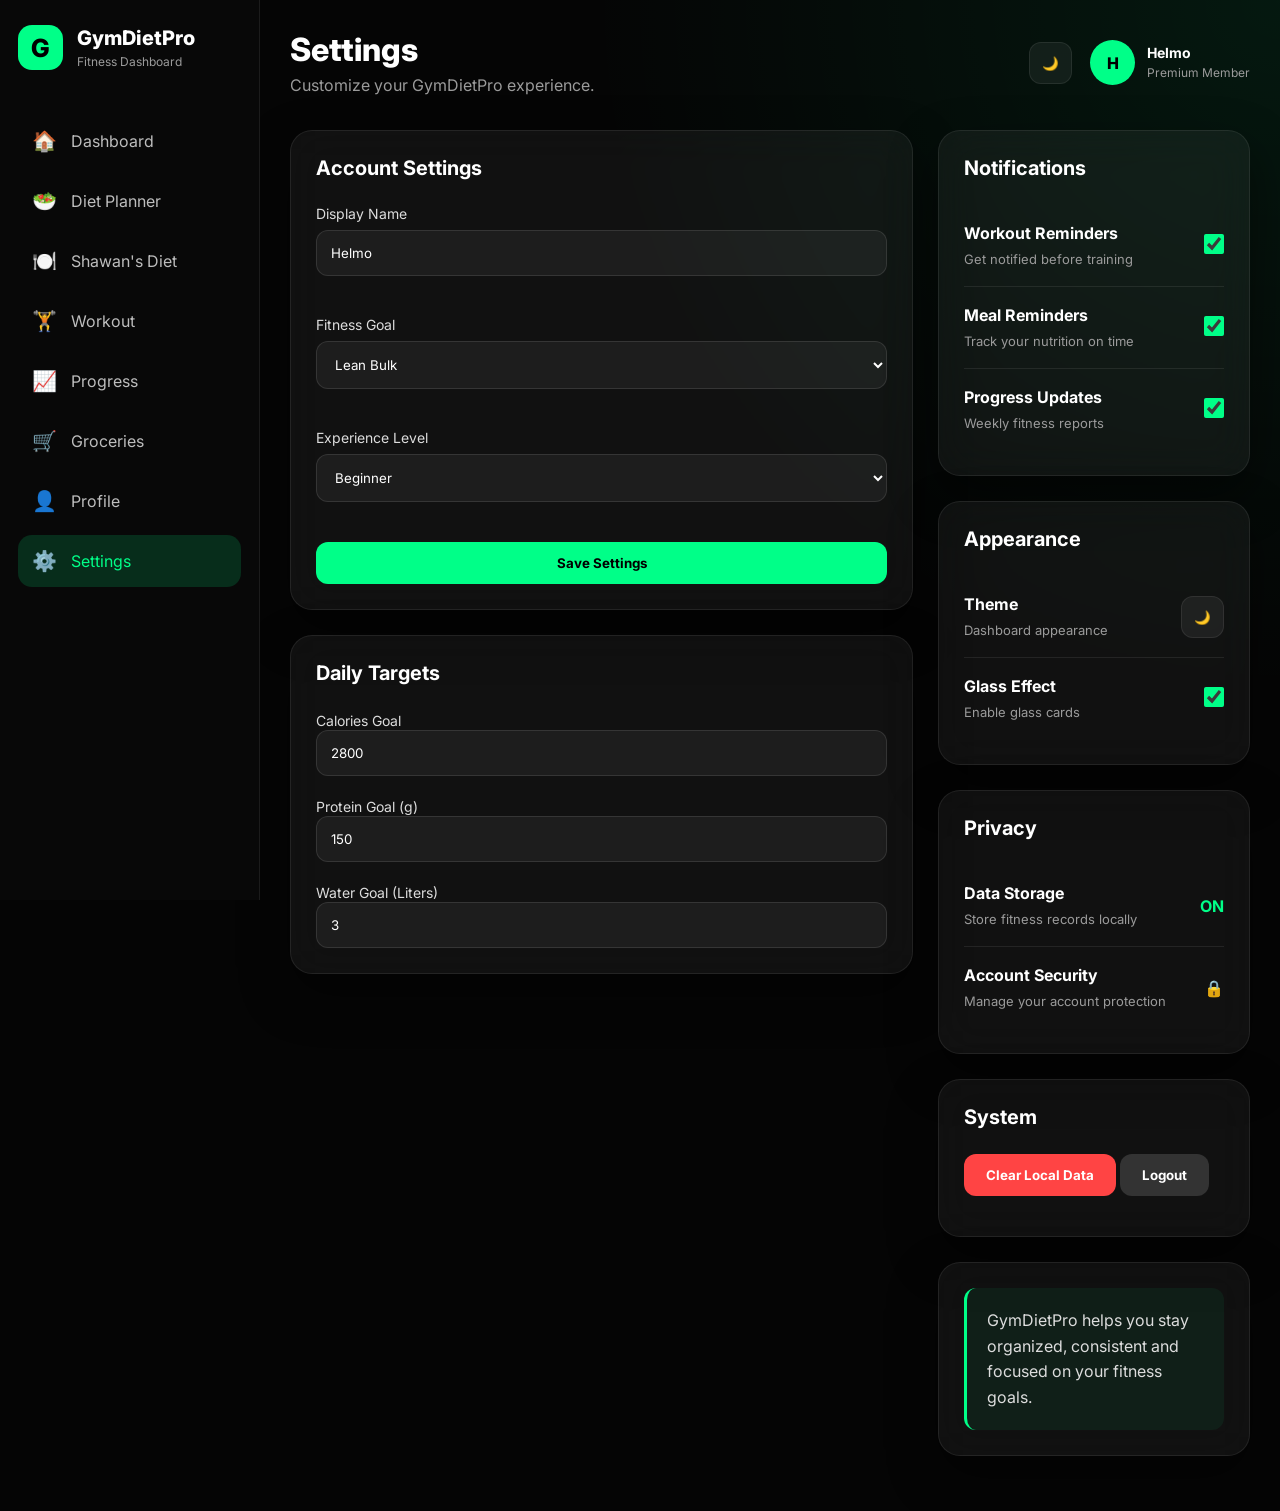
<file: settings.html>
<!DOCTYPE html>
<html lang="en">

<head>

    <meta charset="UTF-8">

    <meta name="viewport" content="width=device-width, initial-scale=1.0">

    <title>GymDietPro | Settings</title>


    <link rel="preconnect" href="https://fonts.googleapis.com">

    <link rel="preconnect" href="https://fonts.gstatic.com" crossorigin>

    <link href="https://fonts.googleapis.com/css2?family=Inter:wght@300;400;500;600;700;800&display=swap" rel="stylesheet">


    <link rel="stylesheet" href="css/style.css">

</head>


<body>
<div id="sidebarOverlay"></div>

<div class="app">



    <!-- ================= SIDEBAR ================= -->


    <aside class="sidebar">


        <div class="logo">


            <div class="logo-icon">
                G
            </div>


            <div class="logo-text">


                <h2>
                    GymDietPro
                </h2>


                <span>
                    Fitness Dashboard
                </span>


            </div>


        </div>





        <nav class="nav-menu">



            <a href="index.html" class="nav-item">


                <span class="icon">
                    🏠
                </span>


                <span>
                    Dashboard
                </span>


            </a>




            <a href="diet.html" class="nav-item">


                <span class="icon">
                    🥗
                </span>


                <span>
                    Diet Planner
                </span>


            </a>

<a href="shawan-diet.html" class="nav-item">
    <span class="icon">🍽️</span>
    <span>Shawan's Diet</span>
</a>



            <a href="workout.html" class="nav-item">


                <span class="icon">
                    🏋️
                </span>


                <span>
                    Workout
                </span>


            </a>





            <a href="progress.html" class="nav-item">


                <span class="icon">
                    📈
                </span>


                <span>
                    Progress
                </span>


            </a>





            <a href="grocery.html" class="nav-item">


                <span class="icon">
                    🛒
                </span>


                <span>
                    Groceries
                </span>


            </a>





            <a href="profile.html" class="nav-item">


                <span class="icon">
                    👤
                </span>


                <span>
                    Profile
                </span>


            </a>





            <a href="settings.html" class="nav-item active">


                <span class="icon">
                    ⚙️
                </span>


                <span>
                    Settings
                </span>


            </a>



        </nav>




    </aside>





    <!-- ================= MAIN ================= -->



    <main class="main-content">



        <header class="topbar">

<button id="menuToggle" class="mobile-menu-btn">☰</button>

            <div class="topbar-left">


                <h1>
                    Settings
                </h1>


                <p>
                    Customize your GymDietPro experience.
                </p>


            </div>





            <div class="topbar-right">


                <button class="glass-btn" id="themeBtn">

                    🌙

                </button>





                <div class="profile-mini">


                    <div class="avatar">

                        H

                    </div>



                    <div>


                        <h4>
                            Helmo
                        </h4>


                        <span>
                            Premium Member
                        </span>


                    </div>



                </div>




            </div>




        </header>





        <!-- ================= SETTINGS CONTENT ================= -->



        <section class="dashboard-grid">



            <div class="left-column">





                <div class="glass-card">



                    <div class="card-header">


                        <h2>
                            Account Settings
                        </h2>


                    </div>





                    <form id="settingsForm">



                        <label>
                            Display Name
                        </label>



                        <input
                            type="text"
                            value="Helmo"
                            id="displayName"
                        >





                        <br><br>





                        <label>
                            Fitness Goal
                        </label>



                        <select id="fitnessGoal">


                            <option>
                                Lean Bulk
                            </option>


                            <option>
                                Fat Loss
                            </option>


                            <option>
                                Muscle Gain
                            </option>


                            <option>
                                Maintenance
                            </option>


                        </select>





                        <br><br>





                        <label>
                            Experience Level
                        </label>



                        <select id="experienceLevel">


                            <option>
                                Beginner
                            </option>


                            <option>
                                Intermediate
                            </option>


                            <option>
                                Advanced
                            </option>


                        </select>





                        <br><br>





                        <button
                            type="submit"
                            class="primary-btn">

                            Save Settings

                        </button>




                    </form>




                </div>





                <div class="glass-card">


                    <div class="card-header">


                        <h2>
                            Daily Targets
                        </h2>


                    </div>





                    <label>
                        Calories Goal
                    </label>



                    <input
                        type="number"
                        value="2800"
                    >




                    <br><br>





                    <label>
                        Protein Goal (g)
                    </label>



                    <input
                        type="number"
                        value="150"
                    >




                    <br><br>





                    <label>
                        Water Goal (Liters)
                    </label>



                    <input
                        type="number"
                        value="3"
                    >





                </div>
            </div>





            <!-- ================= RIGHT COLUMN ================= -->



            <div class="right-column">





                <div class="glass-card">


                    <div class="card-header">


                        <h2>
                            Notifications
                        </h2>


                    </div>





                    <div class="meal-item">


                        <div class="meal-left">


                            <h4>
                                Workout Reminders
                            </h4>


                            <span>
                                Get notified before training
                            </span>


                        </div>



                        <div class="meal-right">


                            <input
                                type="checkbox"
                                checked
                            >


                        </div>



                    </div>





                    <div class="meal-item">


                        <div class="meal-left">


                            <h4>
                                Meal Reminders
                            </h4>


                            <span>
                                Track your nutrition on time
                            </span>


                        </div>



                        <div class="meal-right">


                            <input
                                type="checkbox"
                                checked
                            >


                        </div>



                    </div>





                    <div class="meal-item">


                        <div class="meal-left">


                            <h4>
                                Progress Updates
                            </h4>


                            <span>
                                Weekly fitness reports
                            </span>


                        </div>



                        <div class="meal-right">


                            <input
                                type="checkbox"
                                checked
                            >


                        </div>



                    </div>




                </div>





                <div class="glass-card">


                    <div class="card-header">


                        <h2>
                            Appearance
                        </h2>


                    </div>





                    <div class="meal-item">


                        <div class="meal-left">


                            <h4>
                                Theme
                            </h4>


                            <span>
                                Dashboard appearance
                            </span>


                        </div>



                        <div class="meal-right">


                            <button
                                class="glass-btn"
                                id="appearanceToggle">

                                🌙

                            </button>


                        </div>



                    </div>





                    <div class="meal-item">


                        <div class="meal-left">


                            <h4>
                                Glass Effect
                            </h4>


                            <span>
                                Enable glass cards
                            </span>


                        </div>



                        <div class="meal-right">


                            <input
                                type="checkbox"
                                checked
                            >


                        </div>



                    </div>




                </div>





                <div class="glass-card">


                    <div class="card-header">


                        <h2>
                            Privacy
                        </h2>


                    </div>





                    <div class="meal-item">


                        <div class="meal-left">


                            <h4>
                                Data Storage
                            </h4>


                            <span>
                                Store fitness records locally
                            </span>


                        </div>



                        <div class="meal-right">


                            <strong>
                                ON
                            </strong>


                        </div>



                    </div>





                    <div class="meal-item">


                        <div class="meal-left">


                            <h4>
                                Account Security
                            </h4>


                            <span>
                                Manage your account protection
                            </span>


                        </div>



                        <div class="meal-right">


                            <strong>
                                🔒
                            </strong>


                        </div>



                    </div>




                </div>





                <div class="glass-card">


                    <div class="card-header">


                        <h2>
                            System
                        </h2>


                    </div>





                    <button
                        class="primary-btn"
                        id="clearDataBtn">

                        Clear Local Data

                    </button>





                    <button
                        class="primary-btn"
                        id="logoutBtn">

                        Logout

                    </button>




                </div>





                <div class="glass-card">


                    <blockquote>


                        GymDietPro helps you stay organized,
                        consistent and focused on your fitness goals.



                    </blockquote>



                </div>





            </div>





        </section>





    </main>





</div>





<script src="js/app.js"></script>



</body>

</html>
</file>
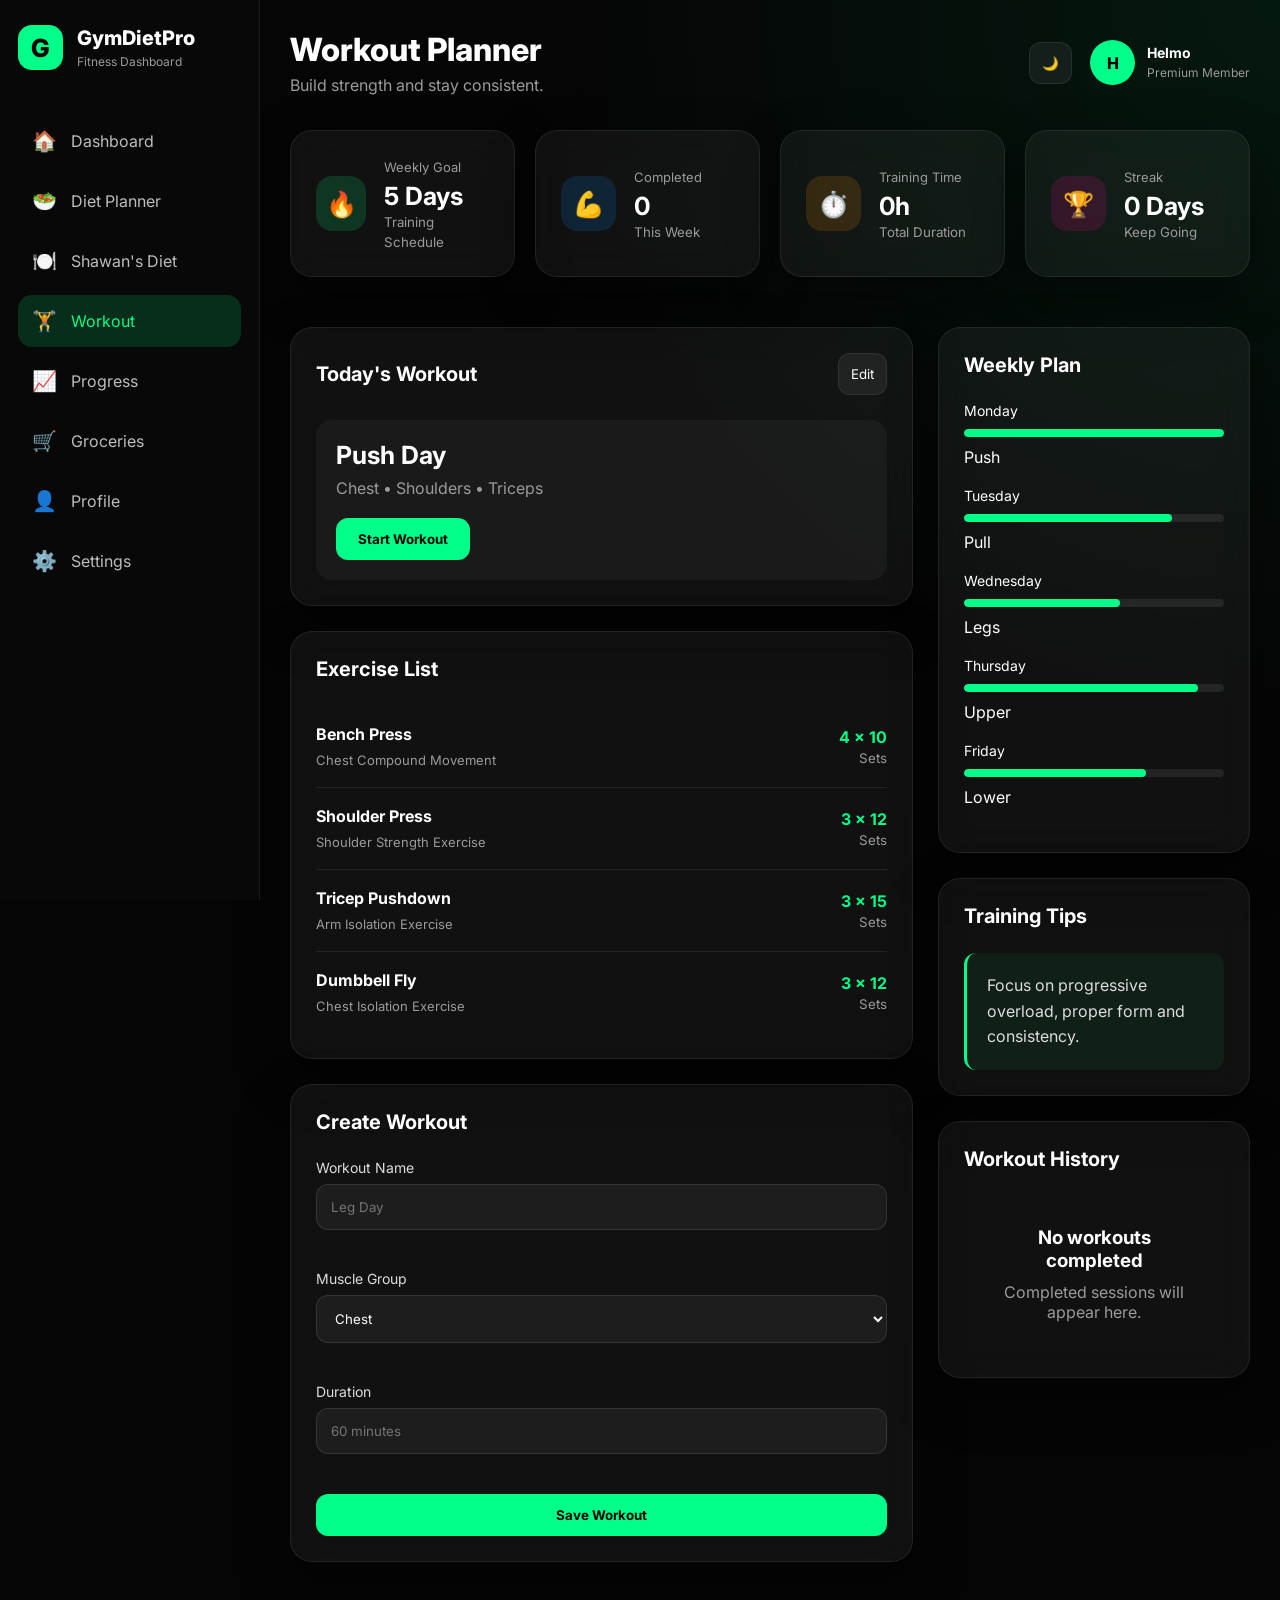
<file: workout.html>
<!DOCTYPE html>
<html lang="en">

<head>

    <meta charset="UTF-8">

    <meta name="viewport" content="width=device-width, initial-scale=1.0">

    <title>GymDietPro | Workout</title>


    <link rel="preconnect" href="https://fonts.googleapis.com">

    <link rel="preconnect" href="https://fonts.gstatic.com" crossorigin>

    <link href="https://fonts.googleapis.com/css2?family=Inter:wght@300;400;500;600;700;800&display=swap" rel="stylesheet">


    <link rel="stylesheet" href="css/style.css">

</head>


<body>
<div id="sidebarOverlay"></div>

<div class="app">



    <!-- ================= SIDEBAR ================= -->


    <aside class="sidebar">


        <div class="logo">


            <div class="logo-icon">
                G
            </div>


            <div class="logo-text">

                <h2>
                    GymDietPro
                </h2>

                <span>
                    Fitness Dashboard
                </span>

            </div>


        </div>



        <nav class="nav-menu">


            <a href="index.html" class="nav-item">

                <span class="icon">
                    🏠
                </span>

                <span>
                    Dashboard
                </span>

            </a>



            <a href="diet.html" class="nav-item">

                <span class="icon">
                    🥗
                </span>

                <span>
                    Diet Planner
                </span>

            </a>

<a href="shawan-diet.html" class="nav-item">
    <span class="icon">🍽️</span>
    <span>Shawan's Diet</span>
</a>


            <a href="workout.html" class="nav-item active">

                <span class="icon">
                    🏋️
                </span>

                <span>
                    Workout
                </span>

            </a>




            <a href="progress.html" class="nav-item">

                <span class="icon">
                    📈
                </span>

                <span>
                    Progress
                </span>

            </a>



            <a href="grocery.html" class="nav-item">

                <span class="icon">
                    🛒
                </span>

                <span>
                    Groceries
                </span>

            </a>





            <a href="profile.html" class="nav-item">

                <span class="icon">
                    👤
                </span>

                <span>
                    Profile
                </span>

            </a>





            <a href="settings.html" class="nav-item">

                <span class="icon">
                    ⚙️
                </span>

                <span>
                    Settings
                </span>

            </a>



        </nav>



    </aside>





    <!-- ================= MAIN ================= -->



    <main class="main-content">



        <header class="topbar">

<button id="menuToggle" class="mobile-menu-btn">☰</button>
            <div class="topbar-left">


                <h1>
                    Workout Planner
                </h1>


                <p>
                    Build strength and stay consistent.
                </p>



            </div>





            <div class="topbar-right">


                <button class="glass-btn" id="themeBtn">

                    🌙

                </button>





                <div class="profile-mini">


                    <div class="avatar">

                        H

                    </div>



                    <div>


                        <h4>
                            Helmo
                        </h4>


                        <span>
                            Premium Member
                        </span>


                    </div>


                </div>



            </div>



        </header>





        <!-- ================= WORKOUT STATS ================= -->



        <section class="stats-grid">



            <div class="glass-card stat-card">


                <div class="stat-icon emerald">

                    🔥

                </div>



                <div class="stat-content">


                    <span>
                        Weekly Goal
                    </span>


                    <h2>
                        5 Days
                    </h2>


                    <small>
                        Training Schedule
                    </small>


                </div>



            </div>





            <div class="glass-card stat-card">


                <div class="stat-icon blue">

                    💪

                </div>



                <div class="stat-content">


                    <span>
                        Completed
                    </span>


                    <h2 id="completedWorkouts">
                        0
                    </h2>


                    <small>
                        This Week
                    </small>


                </div>



            </div>






            <div class="glass-card stat-card">


                <div class="stat-icon orange">

                    ⏱️

                </div>



                <div class="stat-content">


                    <span>
                        Training Time
                    </span>


                    <h2>
                        0h
                    </h2>


                    <small>
                        Total Duration
                    </small>


                </div>



            </div>






            <div class="glass-card stat-card">


                <div class="stat-icon pink">

                    🏆

                </div>



                <div class="stat-content">


                    <span>
                        Streak
                    </span>


                    <h2>
                        0 Days
                    </h2>


                    <small>
                        Keep Going
                    </small>


                </div>



            </div>




        </section>





        <!-- ================= MAIN WORKOUT AREA ================= -->



        <section class="dashboard-grid">



            <div class="left-column">





                <div class="glass-card">



                    <div class="card-header">


                        <h2>
                            Today's Workout
                        </h2>


                        <button class="glass-btn small-btn">
                            Edit
                        </button>


                    </div>




                    <div class="workout-preview">



                        <h3>
                            Push Day
                        </h3>



                        <p>
                            Chest • Shoulders • Triceps
                        </p>




                        <button class="primary-btn" id="startWorkout">

                            Start Workout

                        </button>



                    </div>




                </div>





                <div class="glass-card">



                    <div class="card-header">


                        <h2>
                            Exercise List
                        </h2>


                    </div>





                    <div class="exercise-list">



                        <div class="meal-item">


                            <div class="meal-left">


                                <h4>
                                    Bench Press
                                </h4>


                                <span>
                                    Chest Compound Movement
                                </span>


                            </div>



                            <div class="meal-right">


                                <strong>
                                    4 x 10
                                </strong>


                                <small>
                                    Sets
                                </small>


                            </div>



                        </div>
                        <div class="meal-item">


                            <div class="meal-left">


                                <h4>
                                    Shoulder Press
                                </h4>


                                <span>
                                    Shoulder Strength Exercise
                                </span>


                            </div>



                            <div class="meal-right">


                                <strong>
                                    3 x 12
                                </strong>


                                <small>
                                    Sets
                                </small>


                            </div>



                        </div>





                        <div class="meal-item">


                            <div class="meal-left">


                                <h4>
                                    Tricep Pushdown
                                </h4>


                                <span>
                                    Arm Isolation Exercise
                                </span>


                            </div>



                            <div class="meal-right">


                                <strong>
                                    3 x 15
                                </strong>


                                <small>
                                    Sets
                                </small>


                            </div>



                        </div>





                        <div class="meal-item">


                            <div class="meal-left">


                                <h4>
                                    Dumbbell Fly
                                </h4>


                                <span>
                                    Chest Isolation Exercise
                                </span>


                            </div>



                            <div class="meal-right">


                                <strong>
                                    3 x 12
                                </strong>


                                <small>
                                    Sets
                                </small>


                            </div>



                        </div>



                    </div>



                </div>





                <!-- ================= CUSTOM WORKOUT ================= -->



                <div class="glass-card">


                    <div class="card-header">


                        <h2>
                            Create Workout
                        </h2>


                    </div>



                    <form id="workoutForm">



                        <label>
                            Workout Name
                        </label>


                        <input 
                            type="text"
                            id="workoutName"
                            placeholder="Leg Day"
                        >



                        <br><br>




                        <label>
                            Muscle Group
                        </label>


                        <select id="muscleGroup">


                            <option>
                                Chest
                            </option>


                            <option>
                                Back
                            </option>


                            <option>
                                Legs
                            </option>


                            <option>
                                Shoulders
                            </option>


                            <option>
                                Arms
                            </option>


                            <option>
                                Full Body
                            </option>


                        </select>



                        <br><br>




                        <label>
                            Duration
                        </label>


                        <input
                            type="number"
                            id="workoutDuration"
                            placeholder="60 minutes"
                        >




                        <br><br>




                        <button
                            type="submit"
                            class="primary-btn">

                            Save Workout

                        </button>




                    </form>




                </div>




            </div>





            <!-- ================= RIGHT COLUMN ================= -->



            <div class="right-column">





                <div class="glass-card">



                    <div class="card-header">


                        <h2>
                            Weekly Plan
                        </h2>


                    </div>




                    <div class="goal-item">


                        <div class="goal-info">
                            Monday
                        </div>


                        <div class="progress-bar">

                            <div
                                class="progress-fill"
                                style="width:100%">
                            </div>

                        </div>


                        <span>
                            Push
                        </span>


                    </div>





                    <div class="goal-item">


                        <div class="goal-info">
                            Tuesday
                        </div>


                        <div class="progress-bar">

                            <div
                                class="progress-fill"
                                style="width:80%">
                            </div>

                        </div>


                        <span>
                            Pull
                        </span>


                    </div>





                    <div class="goal-item">


                        <div class="goal-info">
                            Wednesday
                        </div>


                        <div class="progress-bar">

                            <div
                                class="progress-fill"
                                style="width:60%">
                            </div>

                        </div>


                        <span>
                            Legs
                        </span>


                    </div>





                    <div class="goal-item">


                        <div class="goal-info">
                            Thursday
                        </div>


                        <div class="progress-bar">

                            <div
                                class="progress-fill"
                                style="width:90%">
                            </div>

                        </div>


                        <span>
                            Upper
                        </span>


                    </div>





                    <div class="goal-item">


                        <div class="goal-info">
                            Friday
                        </div>


                        <div class="progress-bar">

                            <div
                                class="progress-fill"
                                style="width:70%">
                            </div>

                        </div>


                        <span>
                            Lower
                        </span>


                    </div>



                </div>





                <!-- ================= WORKOUT TIPS ================= -->



                <div class="glass-card">



                    <div class="card-header">


                        <h2>
                            Training Tips
                        </h2>


                    </div>



                    <blockquote>


                        Focus on progressive overload,
                        proper form and consistency.



                    </blockquote>



                </div>





                <!-- ================= HISTORY ================= -->



                <div class="glass-card">


                    <div class="card-header">


                        <h2>
                            Workout History
                        </h2>


                    </div>




                    <div id="workoutHistory">



                        <div class="empty-state">


                            <h3>
                                No workouts completed
                            </h3>


                            <p>
                                Completed sessions will appear here.
                            </p>



                        </div>



                    </div>




                </div>




            </div>




        </section>





    </main>




</div>




<script src="js/app.js"></script>



</body>

</html>
</file>
<file: css/style.css>
/* =====================================================
   GymDietPro
   FINAL STYLE.CSS
   Premium Dark Fitness Dashboard
   ===================================================== */


/* ================= RESET ================= */


* {

    margin: 0;

    padding: 0;

    box-sizing: border-box;

    font-family: "Inter", sans-serif;

}



html {

    scroll-behavior: smooth;

}



body {

    background:

    radial-gradient(
        circle at top right,
        rgba(0,255,140,0.08),
        transparent 35%
    ),

    #050505;


    color: #ffffff;

    min-height: 100vh;

}



a {

    text-decoration: none;

    color: inherit;

}



button,
input,
select,
textarea {

    font-family: inherit;

}




/* ================= VARIABLES ================= */


:root {


    --bg:

    #050505;



    --card:

    rgba(255,255,255,0.05);



    --card-border:

    rgba(255,255,255,0.08);



    --green:

    #00ff88;



    --green-dark:

    #00c96b;



    --text:

    #ffffff;



    --muted:

    #9b9b9b;



    --shadow:

    0 20px 50px rgba(0,0,0,0.45);



}





/* ================= APP LAYOUT ================= */


.app {

    display: flex;

    min-height: 100vh;

}





/* ================= SIDEBAR ================= */


.sidebar {

    width: 260px;

    background:

    rgba(10,10,10,0.85);


    backdrop-filter:

    blur(20px);


    border-right:

    1px solid var(--card-border);


    padding: 25px 18px;


    position: fixed;


    height: 100vh;


    left: 0;


    top: 0;


    z-index: 10;


}





.logo {

    display: flex;

    align-items: center;

    gap: 14px;


    margin-bottom: 45px;

}





.logo-icon {


    width: 45px;

    height: 45px;


    border-radius: 14px;


    display: flex;

    align-items: center;

    justify-content: center;


    background:

    var(--green);


    color: #000;


    font-size: 25px;


    font-weight: 800;


}





.logo-text h2 {


    font-size: 20px;


    font-weight: 800;


}



.logo-text span {


    color: var(--muted);


    font-size: 12px;


}






/* ================= NAVIGATION ================= */


.nav-menu {


    display: flex;


    flex-direction: column;


    gap: 8px;


}



.nav-item {


    display: flex;


    align-items: center;


    gap: 14px;


    padding: 14px;


    border-radius: 14px;


    color: #bdbdbd;


    transition: .3s;


}



.nav-item:hover {


    background:

    rgba(0,255,136,.08);


    color:white;


}



.nav-item.active {


    background:

    rgba(0,255,136,.15);


    color:

    var(--green);


}



.nav-item .icon {


    font-size: 20px;


}





/* ================= MAIN CONTENT ================= */


.main-content {


    margin-left: 260px;


    width: calc(100% - 260px);


    padding: 30px;


}





/* ================= TOPBAR ================= */


.topbar {


    display:flex;


    justify-content:space-between;


    align-items:center;


    margin-bottom:35px;


}



.topbar-left h1 {


    font-size:32px;


    font-weight:800;


}



.topbar-left p {


    margin-top:6px;


    color:var(--muted);


}




.topbar-right {


    display:flex;


    align-items:center;


    gap:18px;


}




.profile-mini {


    display:flex;


    align-items:center;


    gap:12px;


}





.profile-mini h4 {


    font-size:14px;


}



.profile-mini span {


    font-size:12px;


    color:var(--muted);


}




.avatar {


    width:45px;


    height:45px;


    border-radius:50%;


    display:flex;


    align-items:center;


    justify-content:center;


    background:var(--green);


    color:black;


    font-weight:800;


}






/* ================= BUTTONS ================= */


.glass-btn {


    background:

    rgba(255,255,255,.06);


    border:

    1px solid var(--card-border);


    color:white;


    padding:12px;


    border-radius:12px;


    cursor:pointer;


}



.primary-btn {


    border:none;


    background:

    var(--green);


    color:#000;


    padding:13px 22px;


    border-radius:12px;


    font-weight:700;


    cursor:pointer;


    transition:.3s;


}



.primary-btn:hover {


    background:

    var(--green-dark);


    transform:translateY(-2px);


}




/* Continue Part 2 */
/* ================= GLASS CARDS ================= */


.glass-card {


    background:

    var(--card);


    border:

    1px solid var(--card-border);


    backdrop-filter:

    blur(20px);


    border-radius:

    22px;


    padding:

    25px;


    box-shadow:

    var(--shadow);


    margin-bottom:

    25px;


}





.card-header {


    display:flex;


    justify-content:space-between;


    align-items:center;


    margin-bottom:25px;


}



.card-header h2 {


    font-size:20px;


    font-weight:700;


}






/* ================= STATS ================= */


.stats-grid {


    display:grid;


    grid-template-columns:

    repeat(4,1fr);


    gap:20px;


    margin-bottom:25px;


}





.stat-card {


    display:flex;


    align-items:center;


    gap:18px;


}



.stat-icon {


    width:55px;


    height:55px;


    border-radius:16px;


    display:flex;


    align-items:center;


    justify-content:center;


    font-size:25px;


}





.stat-icon.emerald {


    background:

    rgba(0,255,136,.15);


}



.stat-icon.blue {


    background:

    rgba(0,150,255,.15);


}



.stat-icon.orange {


    background:

    rgba(255,150,0,.15);


}



.stat-icon.pink {


    background:

    rgba(255,0,150,.15);


}





.stat-content span {


    color:

    var(--muted);


    font-size:13px;


}



.stat-content h2 {


    margin-top:5px;


    font-size:25px;


}




.stat-content small {


    color:

    var(--muted);


}




/* ================= DASHBOARD GRID ================= */


.dashboard-grid {


    display:grid;


    grid-template-columns:

    2fr 1fr;


    gap:25px;


}





.left-column,
.right-column {


    min-width:0;


}




/* ================= FORMS ================= */


form {


    display:flex;


    flex-direction:column;


}



label {


    color:#ddd;


    font-size:14px;


    margin-bottom:8px;


}



input,
select,
textarea {


    width:100%;


    background:

    rgba(255,255,255,.05);


    border:

    1px solid rgba(255,255,255,.1);


    color:white;


    padding:14px;


    border-radius:12px;


    outline:none;


}



input:focus,
select:focus,
textarea:focus {


    border-color:

    var(--green);


}




textarea {


    min-height:120px;


    resize:none;


}




option {


    background:#111;


    color:white;


}




/* ================= LIST ITEMS ================= */


.meal-item {


    display:flex;


    justify-content:space-between;


    align-items:center;


    padding:18px 0;


    border-bottom:

    1px solid rgba(255,255,255,.08);


}



.meal-item:last-child {


    border-bottom:none;


}




.meal-left h4 {


    font-size:16px;


    margin-bottom:5px;


}



.meal-left span {


    color:

    var(--muted);


    font-size:13px;


}




.meal-right {


    text-align:right;


}



.meal-right strong {


    display:block;


    color:

    var(--green);


}



.meal-right small {


    color:

    var(--muted);


}





/* ================= PROGRESS BARS ================= */


.progress-bar {


    width:100%;


    height:8px;


    background:

    rgba(255,255,255,.08);


    border-radius:20px;


    overflow:hidden;


    margin:10px 0;


}



.progress-fill {


    height:100%;


    background:

    var(--green);


    border-radius:20px;


}




.goal-item {


    margin-bottom:20px;


}



.goal-info {


    font-size:14px;


}




/* ================= EMPTY STATES ================= */


.empty-state {


    text-align:center;


    padding:30px;


    color:

    var(--muted);


}



.empty-state h3 {


    color:white;


    margin-bottom:10px;


}




/* ================= BLOCKQUOTE ================= */


blockquote {


    padding:20px;


    border-left:

    3px solid var(--green);


    background:

    rgba(0,255,136,.06);


    border-radius:12px;


    color:#ddd;


    line-height:1.6;


}



/* Continue Part 3 */
/* ================= PROFILE ================= */


.profile-header {


    display:flex;


    justify-content:space-between;


    align-items:center;


}



.profile-main {


    display:flex;


    align-items:center;


    gap:25px;


}



.large-avatar {


    width:90px;


    height:90px;


    border-radius:50%;


    background:

    var(--green);


    color:#000;


    display:flex;


    align-items:center;


    justify-content:center;


    font-size:40px;


    font-weight:800;


}



.profile-info h1 {


    font-size:30px;


    margin-bottom:8px;


}



.profile-info p {


    color:

    var(--muted);


    margin-bottom:15px;


}



.badge {


    display:inline-block;


    padding:8px 15px;


    border-radius:30px;


    background:

    rgba(0,255,136,.15);


    color:

    var(--green);


    font-size:13px;


}




/* ================= WORKOUT ================= */


.workout-preview {


    padding:20px;


    border-radius:16px;


    background:

    rgba(255,255,255,.04);


}



.workout-preview h3 {


    font-size:25px;


    margin-bottom:8px;


}



.workout-preview p {


    color:

    var(--muted);


    margin-bottom:20px;


}





/* ================= CHART AREA ================= */


.chart-placeholder {


    height:250px;


    border-radius:18px;


    background:

    rgba(255,255,255,.03);


    display:flex;


    flex-direction:column;


    justify-content:center;


    align-items:center;


    color:

    var(--muted);


}



.chart-line {


    width:90%;


    display:flex;


    justify-content:space-between;


    margin-bottom:30px;


}



.chart-line span {


    padding:10px;


    border-radius:12px;


    background:

    rgba(0,255,136,.12);


    color:

    var(--green);


}





/* ================= QUICK BUTTONS ================= */


.quick-food {


    width:100%;


    margin-bottom:12px;


}





/* ================= SETTINGS ================= */


#clearDataBtn {


    background:#ff4444;


    color:white;


    margin-bottom:15px;


}



#logoutBtn {


    background:#333;


    color:white;


}





/* ================= CHECKBOX ================= */


input[type="checkbox"] {


    width:20px;


    height:20px;


    accent-color:

    var(--green);


}





/* ================= LIGHT MODE SUPPORT ================= */


body.light-mode {


    background:#f4f4f4;


    color:#111;


}



body.light-mode .glass-card,
body.light-mode .sidebar {


    background:

    rgba(255,255,255,.7);


}



body.light-mode .nav-item {


    color:#555;


}



body.light-mode .nav-item.active {


    color:#00a85a;


}



body.light-mode input,
body.light-mode select,
body.light-mode textarea {


    color:#111;


    background:

    rgba(0,0,0,.05);


}





/* ================= SCROLLBAR ================= */


::-webkit-scrollbar {


    width:8px;


}



::-webkit-scrollbar-track {


    background:#050505;


}



::-webkit-scrollbar-thumb {


    background:

    var(--green);


    border-radius:20px;


}





/* Continue Part 4 */
/* ================= RESPONSIVE DESIGN ================= */



@media(max-width:1200px){


    .stats-grid {


        grid-template-columns:

        repeat(2,1fr);


    }



    .dashboard-grid {


        grid-template-columns:

        1fr;


    }



}





@media(max-width:900px){



    .sidebar {


        width:80px;


        padding:20px 10px;


    }



    .logo-text,
    .nav-item span:not(.icon){


        display:none;


    }



    .nav-item {


        justify-content:center;


    }



    .main-content {


        margin-left:80px;


        width:

        calc(100% - 80px);


        padding:20px;


    }




}




@media(max-width:650px){



    .topbar {


        flex-direction:column;


        align-items:flex-start;


        gap:20px;


    }




    .topbar-left h1 {


        font-size:25px;


    }




    .topbar-right {


        width:100%;


        justify-content:space-between;


    }




    .stats-grid {


        grid-template-columns:

        1fr;


    }





    .profile-header {


        flex-direction:column;


        align-items:flex-start;


        gap:20px;


    }





    .profile-main {


        flex-direction:column;


        align-items:flex-start;


    }





    .meal-item {


        flex-direction:column;


        align-items:flex-start;


        gap:15px;


    }





    .meal-right {


        text-align:left;


    }





}





@media(max-width:450px){



    .sidebar {


        display:none;


    }



    .main-content {


        margin-left:0;


        width:100%;


        padding:15px;


    }



    .glass-card {


        padding:18px;


        border-radius:18px;


    }



    .topbar-left h1 {


        font-size:22px;


    }




    .large-avatar {


        width:70px;


        height:70px;


        font-size:30px;


    }




}





/* ================= ANIMATIONS ================= */



.glass-card {


    animation:

    fadeIn .35s ease;


}





@keyframes fadeIn {


    from {


        opacity:0;


        transform:translateY(10px);


    }


    to {


        opacity:1;


        transform:translateY(0);


    }


}





.primary-btn,
.glass-btn,
.nav-item {


    transition:

    all .25s ease;


}





/* ================= UTILITY CLASSES ================= */



.text-green {


    color:

    var(--green);


}



.text-muted {


    color:

    var(--muted);


}



.center {


    display:flex;


    justify-content:center;


    align-items:center;


}




.hidden {


    display:none;


}
/* ==========================================================
   SHAWAN DIET PAGE
   APPEND TO THE END OF style.css
========================================================== */

.person-selector{
display:flex;
gap:15px;
flex-wrap:wrap;
}

.person-btn{

min-width:160px;

background:#1b1b1b;

color:#ffffff;

border:2px solid rgba(255,255,255,.08);

border-radius:14px;

padding:14px 22px;

cursor:pointer;

font-size:16px;

font-weight:600;

transition:.3s ease;

}

.person-btn:hover{

border-color:var(--green);

transform:translateY(-2px);

}

.person-btn.active{

background:var(--green);

color:#000;

border-color:var(--green);

font-weight:700;

}

.recommendation-box{
padding:20px;
background:rgba(0,255,136,.08);
border:1px solid rgba(0,255,136,.18);
border-radius:18px;
}

.recommendation-box h3{
font-size:24px;
margin-bottom:12px;
color:var(--green);
}

.recommendation-box p{
line-height:1.8;
color:#d6d6d6;
white-space:pre-line;
}

.diet-day-card{
margin-bottom:22px;
}

.diet-day-header{
display:flex;
justify-content:space-between;
align-items:center;
margin-bottom:20px;
}

.diet-day-header h3{
font-size:23px;
}

.diet-day-calories{
font-weight:700;
color:var(--green);
}

.diet-notes{
padding-left:18px;
line-height:2;
color:#d5d5d5;
}

.diet-notes li{
margin-bottom:8px;
}

#shoppingList .meal-item{
padding:12px 0;
}

#shoppingList h4{
font-size:15px;
}

#weeklyDietContainer .meal-item{
padding:16px 0;
}

#weeklyDietContainer .meal-left h4{
font-size:15px;
}

#weeklyDietContainer .meal-left span{
font-size:13px;
color:#999;
}

#weeklyDietContainer .meal-right{
font-size:14px;
max-width:320px;
text-align:right;
}

@media(max-width:768px){

.person-selector{
flex-direction:column;
}

.person-btn{
width:100%;
}

#weeklyDietContainer .meal-item{
flex-direction:column;
align-items:flex-start;
gap:10px;
}

#weeklyDietContainer .meal-right{
text-align:left;
max-width:100%;
}

}




/* ================= END ================= */
.mobile-menu-btn{
display:none;
}

@media(max-width:450px){

.mobile-menu-btn{

display:flex;
align-items:center;
justify-content:center;

width:45px;
height:45px;

font-size:24px;

border:none;
border-radius:12px;

background:#00ff88;
color:#000;

cursor:pointer;

}

.sidebar{

display:flex;

position:fixed;

left:-270px;

top:0;

width:260px;

height:100vh;

z-index:999;

transition:.35s;

}

.sidebar.open{

left:0;

}

}
/* ================= PREMIUM MOBILE SIDEBAR ================= */

#sidebarOverlay{

position:fixed;
top:0;
left:0;

width:100%;
height:100%;

background:rgba(0,0,0,.55);

backdrop-filter:blur(6px);

opacity:0;
visibility:hidden;

transition:.3s;

z-index:998;

}

#sidebarOverlay.show{

opacity:1;
visibility:visible;

}

.mobile-menu-btn{

display:none;

}

@media(max-width:768px){

/* Only the ☰ button is visible */

.mobile-menu-btn{

display:flex;

position:fixed;

top:18px;
left:18px;

width:48px;
height:48px;

align-items:center;
justify-content:center;

font-size:26px;

background:#00ff88;

color:#000;

border:none;

border-radius:14px;

cursor:pointer;

font-weight:700;

box-shadow:0 8px 25px rgba(0,255,136,.25);

z-index:1001;

}

/* Sidebar */

.sidebar{

position:fixed;

top:0;
left:-290px;

width:270px;
height:100vh;

padding:25px;

background:#111;

overflow-y:auto;

transition:left .35s ease;

z-index:999;

}

/* Open Sidebar */

.sidebar.open{

left:0;

}

/* Hide GymDietPro text */

.logo-text{

display:none !important;

}

/* Center only the logo */

.logo{

justify-content:center;

margin-bottom:30px;

}

.logo-icon{

margin:0 auto;

}

/* Menu */

.nav-menu{

margin-top:10px;

}

.nav-item{

display:flex;

align-items:center;

justify-content:flex-start;

gap:18px;

padding:15px 18px;

margin-bottom:8px;

border-radius:14px;

}

.nav-item .icon{

font-size:22px;

width:28px;

text-align:center;

}

/* Show names */

.nav-item span{

display:inline !important;

}

.nav-item span.icon{

display:flex !important;

}

.nav-item:hover{

background:rgba(255,255,255,.05);

transform:translateX(6px);

}

.nav-item.active{

background:rgba(0,255,136,.15);

color:#00ff88;

}

.main-content{

margin-left:0 !important;

width:100% !important;

padding:20px;

}

}
</file>
